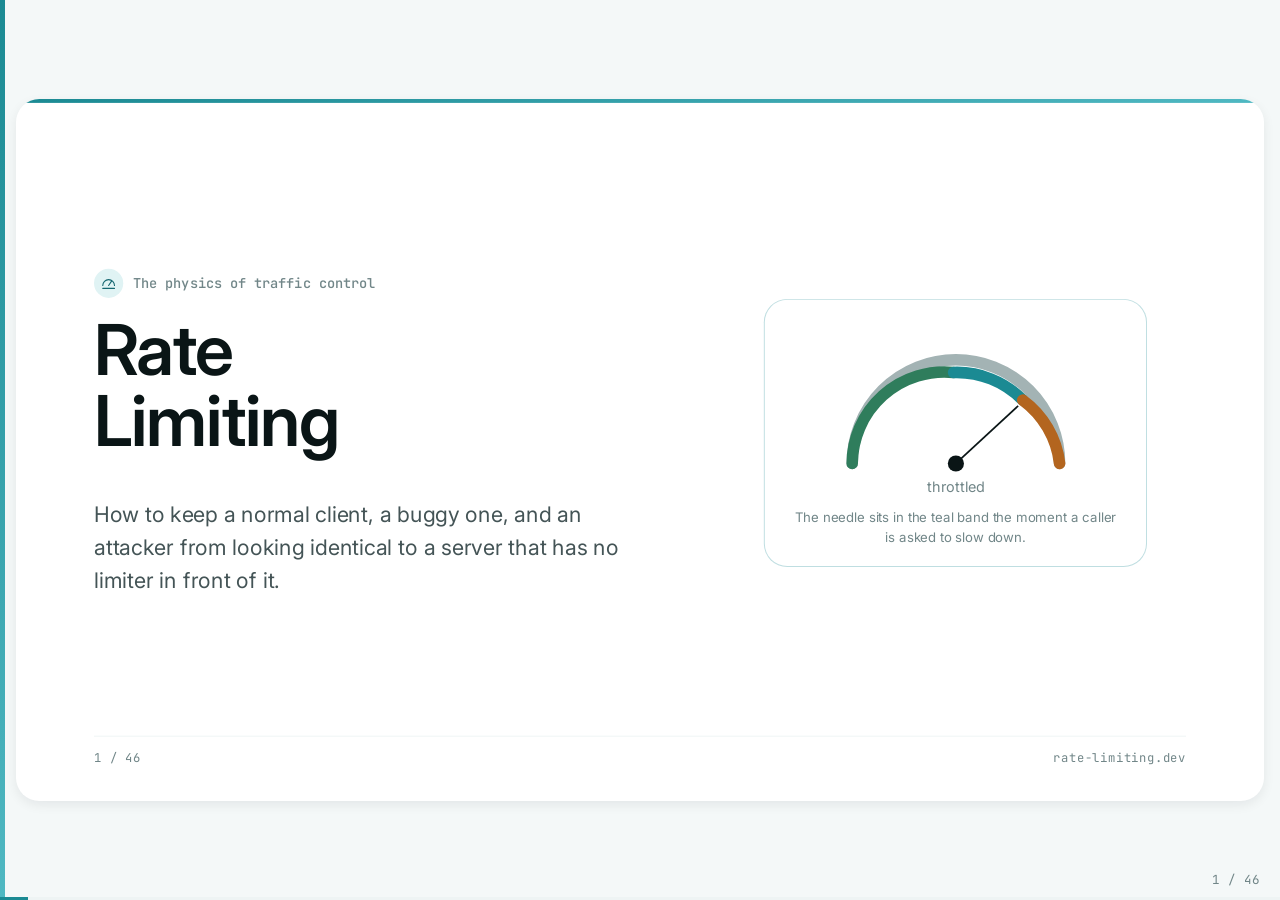
<file: index.html>
<!doctype html>
<html lang="en">
<head>
<meta charset="utf-8" />
<meta name="viewport" content="width=device-width, initial-scale=1" />
<title>Rate Limiting</title>
<meta name="description" content="A systems lecture on the five rate-limiting algorithms, where they live in an architecture, and why backoff needs jitter." />
<link rel="icon" href="data:image/svg+xml,%3Csvg xmlns='http://www.w3.org/2000/svg' viewBox='0 0 24 24'%3E%3Ccircle cx='12' cy='12' r='11' fill='%23081112'/%3E%3Cpath d='M12 6v6l4 2' stroke='%233fc7d4' stroke-width='2' fill='none' stroke-linecap='round'/%3E%3C/svg%3E" />
<link rel="preconnect" href="https://fonts.googleapis.com" />
<link rel="preconnect" href="https://fonts.gstatic.com" crossorigin />
<link href="https://fonts.googleapis.com/css2?family=Inter:wght@400;500;600;700&family=JetBrains+Mono:wght@400;500;600&display=swap" rel="stylesheet" />
<style>
/* Rate Limiting — a dark instrument panel with one signal color.
   Medium red is the single accent: section numerals, panel borders, the progress rail, the
   left edge strip. Semantic green stays text-only for "allow"; "reject" sits one step warmer
   than the brand red so a rejected-request chip never reads as just another brand mention.
   Tokens declared once on :root, redefined for dark under both the media query and the
   explicit toggle, per the three-theme-state rule. Accent is teal — a console-terminal color,
   not a brand color — with amber/orange held in reserve for "reject" only. */
:root {
  --paper: #f4f8f8;
  --ink: #0a1516;
  --body: #445456;
  --muted: #718688;
  --muted-soft: #a3b3b4;
  --hairline: #dbe6e7;
  --hairline-soft: #eef4f4;
  --surface: #ffffff;
  --surface-alt: #eaf3f3;
  --accent: #1b8a93;
  --accent-strong: #146670;
  --accent2: #4fb8c2;
  --accent-wash: #e0f3f4;
  --panel-border: rgba(27, 138, 147, 0.28);
  --reject: #b3651f;
  --reject-wash: #f8ece0;
  --allow: #2f7d5c;
  --shadow: 0 4px 12px rgba(10, 21, 22, 0.07);
  --r-sm: 8px;
  --r-md: 12px;
  --r-xl: 24px;
  --r-pill: 100px;
  --sans: 'Inter', -apple-system, system-ui, 'Segoe UI', Roboto, Helvetica, Arial, sans-serif;
  --mono: 'JetBrains Mono', ui-monospace, SFMono-Regular, Menlo, monospace;
  --head: 'Inter', var(--sans);
  --numeral: 'Inter', var(--head);
  color-scheme: light;
}

@media (prefers-color-scheme: dark) {
  :root:not([data-theme='light']) {
    --paper: #081112;
    --ink: #eef7f8;
    --body: #b9c8c9;
    --muted: #7f9294;
    --muted-soft: #4c5c5e;
    --hairline: #1e2c2d;
    --hairline-soft: #141f20;
    --surface: #0f1a1b;
    --surface-alt: #162324;
    --accent: #3fc7d4;
    --accent-strong: #83e2ea;
    --accent2: #1e8f99;
    --accent-wash: #0f2c30;
    --panel-border: rgba(63, 199, 212, 0.35);
    --reject: #e0a542;
    --reject-wash: #2c2211;
    --allow: #5fcf9e;
    --shadow: 0 8px 28px rgba(0, 0, 0, 0.55);
    color-scheme: dark;
  }
}
:root[data-theme='dark'] {
  --paper: #081112;
  --ink: #eef7f8;
  --body: #b9c8c9;
  --muted: #7f9294;
  --muted-soft: #4c5c5e;
  --hairline: #1e2c2d;
  --hairline-soft: #141f20;
  --surface: #0f1a1b;
  --surface-alt: #162324;
  --accent: #3fc7d4;
  --accent-strong: #83e2ea;
  --accent2: #1e8f99;
  --accent-wash: #0f2c30;
  --panel-border: rgba(63, 199, 212, 0.35);
  --reject: #e0a542;
  --reject-wash: #2c2211;
  --allow: #5fcf9e;
  --shadow: 0 8px 28px rgba(0, 0, 0, 0.55);
  color-scheme: dark;
}

html, body { height: 100%; }
body {
  margin: 0;
  background: var(--paper);
  color: var(--ink);
  font-family: var(--sans);
  overflow: hidden;
  -webkit-font-smoothing: antialiased;
}
.icons { position: absolute; width: 0; height: 0; overflow: hidden; }

/* ---------- stage ---------- */
.stage { position: fixed; inset: 0; }
.stage::before {
  content: ''; position: fixed; left: 0; top: 0; bottom: 0; width: 5px; z-index: 2;
  background: linear-gradient(180deg, var(--accent), var(--accent2));
}
.deck {
  position: absolute;
  left: 50%;
  top: 50%;
  width: 1280px;
  height: 720px;
  transform: translate(-50%, -50%) scale(var(--s, 1));
}
.slide {
  position: absolute;
  inset: 0;
  box-sizing: border-box;
  display: flex;
  flex-direction: column;
  gap: 26px;
  padding: 58px 80px 36px;
  background: var(--surface);
  border-radius: var(--r-xl);
  box-shadow: var(--shadow);
  overflow: hidden;
  opacity: 0;
  visibility: hidden;
  pointer-events: none;
  transform: translateY(10px) scale(0.99);
  transition: opacity 0.4s ease, transform 0.4s ease, visibility 0s linear 0.4s;
}
.slide::before {
  content: ''; position: absolute; top: 0; left: 0; right: 0; height: 4px;
  background: linear-gradient(90deg, var(--accent), var(--accent2));
}
.slide.active {
  opacity: 1; visibility: visible; pointer-events: auto; transform: none;
  transition: opacity 0.4s ease, transform 0.4s ease;
}
.notes { display: none; }

/* ---------- type ---------- */
.eyebrow {
  display: flex; align-items: center; gap: 10px;
  font-family: var(--mono); font-size: 14px; font-weight: 500;
  letter-spacing: 0.02em; color: var(--muted);
}
.eyebrow .ic {
  width: 30px; height: 30px; padding: 6px; box-sizing: border-box;
  color: var(--accent-strong); background: var(--accent-wash); border-radius: 50%; flex: none;
}
h1, h2 { margin: 0; color: var(--ink); text-wrap: balance; font-family: var(--head); }
h2 { font-size: 40px; font-weight: 600; letter-spacing: -0.6px; line-height: 1.15; max-width: 25ch; }
.display { font-family: var(--numeral); font-size: 72px; font-weight: 600; letter-spacing: -1.6px; line-height: 1.02; }
.lead { margin: 0; font-size: 22px; line-height: 1.55; color: var(--body); max-width: 40ch; }
.mono { font-family: var(--mono); }
.muted { color: var(--muted); }
.big { font-family: var(--numeral); font-size: 84px; font-weight: 600; letter-spacing: -1.8px; line-height: 1; font-variant-numeric: tabular-nums; color: var(--ink); }
.big-unit { font-family: var(--sans); font-size: 20px; font-weight: 500; color: var(--muted); letter-spacing: 0; }
b, strong { font-weight: 600; color: var(--ink); }
code { font-family: var(--mono); font-size: 0.86em; background: var(--surface-alt); padding: 1px 6px; border-radius: 6px; color: var(--ink); }

.chip {
  display: inline-flex; align-items: center; gap: 6px;
  font-family: var(--mono); font-size: 12.5px; font-weight: 500; line-height: 1;
  padding: 7px 12px; border-radius: var(--r-pill);
  border: 1px solid var(--hairline); background: var(--surface-alt); color: var(--body);
  white-space: nowrap;
}
.chip.hot { background: var(--accent-wash); border-color: var(--accent); color: var(--accent-strong); }
.chip.risk { background: var(--reject-wash); border-color: var(--reject); color: var(--reject); }
.chip.ok { background: var(--surface-alt); border-color: var(--allow); color: var(--allow); }
.chip.ink { background: var(--ink); border-color: var(--ink); color: var(--surface); }

/* ---------- layouts ---------- */
.body { flex: 1; min-height: 0; display: flex; flex-direction: column; gap: 22px; }
.split { flex: 1; min-height: 0; display: grid; grid-template-columns: 7fr 5fr; gap: 52px; align-items: center; }
.split.even { grid-template-columns: 1fr 1fr; }
.split.code-left { grid-template-columns: 7fr 5fr; }
.trio { display: grid; grid-template-columns: repeat(3, 1fr); gap: 22px; align-items: stretch; }
.two { display: grid; grid-template-columns: 1fr 1fr; gap: 44px; }
.stack { display: flex; flex-direction: column; gap: 16px; min-width: 0; }

.card {
  display: flex; flex-direction: column; gap: 12px;
  padding: 22px; border: 1px solid var(--panel-border); border-radius: var(--r-xl); background: var(--surface);
}
.card.lift { box-shadow: var(--shadow); background: var(--surface); }
.card .ic {
  width: 40px; height: 40px; padding: 9px; box-sizing: border-box;
  color: var(--accent-strong); background: var(--accent-wash); border-radius: 50%;
}
.card .k { font-family: var(--mono); font-size: 13px; font-weight: 500; color: var(--muted); text-transform: uppercase; letter-spacing: 0.03em; }
.card .t { font-size: 24px; font-weight: 600; letter-spacing: -0.3px; line-height: 1.2; font-family: var(--head); }
.card p { margin: 0; font-size: 16.5px; line-height: 1.5; color: var(--body); }
.card .code { margin-top: auto; font-size: 13.5px; padding: 12px 14px; }

.points { list-style: none; margin: 0; padding: 0; display: flex; flex-direction: column; }
.points li { padding: 13px 0; border-top: 1px solid var(--hairline-soft); font-size: 18px; line-height: 1.45; color: var(--body); }
.points li:first-child { border-top: 0; padding-top: 0; }
.points.tight li { font-size: 16.5px; padding: 10px 0; }
.points .chip { margin-right: 8px; vertical-align: 2px; }

.foot {
  margin-top: auto; display: flex; justify-content: space-between; align-items: center; gap: 24px;
  padding-top: 13px; border-top: 1px solid var(--hairline-soft);
  font-family: var(--mono); font-size: 12.5px; color: var(--muted);
}

/* ---------- code ---------- */
.code {
  margin: 0; font-family: var(--mono); font-size: 14.5px; line-height: 1.62; color: var(--ink);
  background: var(--surface-alt); border-radius: var(--r-md); padding: 18px 22px;
  white-space: pre; overflow-x: auto; tab-size: 2;
}
.code .c { color: var(--muted); }
.code .hl { background: var(--accent-wash); border-radius: 4px; padding: 1px 2px; }
.code-label { font-family: var(--mono); font-size: 12.5px; font-weight: 500; color: var(--muted); margin-bottom: -8px; }

/* ---------- tables ---------- */
.tbl { width: 100%; border-collapse: collapse; font-size: 16.5px; }
.tbl th { text-align: left; font-family: var(--mono); font-size: 12.5px; font-weight: 500; color: var(--muted); padding: 0 14px 10px; border-bottom: 1px solid var(--hairline); }
.tbl td { padding: 15px 14px; border-bottom: 1px solid var(--hairline-soft); vertical-align: top; line-height: 1.4; color: var(--body); }
.tbl td:first-child, .tbl th:first-child { padding-left: 0; }
.tbl td.name { color: var(--ink); font-weight: 600; }
.tbl td.name span { display: block; font-weight: 400; font-size: 12.5px; color: var(--muted); font-family: var(--mono); margin-top: 3px; }
.tbl .num { font-variant-numeric: tabular-nums; white-space: nowrap; }
.tbl .mono { font-size: 14px; }

/* ---------- meter frame for diagrams ---------- */
.meter {
  border: 1px solid var(--panel-border); border-radius: var(--r-md);
  background: var(--surface-alt); padding: 18px 20px 10px;
}
.chart { display: flex; flex-direction: column; gap: 12px; min-width: 0; }
.chart svg { display: block; width: 100%; height: auto; overflow: visible; }
figcaption, .caption { font-size: 14.5px; line-height: 1.5; color: var(--muted); }
figcaption a, .diagram-caption a { color: var(--accent2); font-family: var(--mono); font-size: 13px; white-space: nowrap; }

/* ---------- embedded archify diagrams ---------- */
.diagram-embed {
  flex: 1; min-height: 0; border: 1px solid var(--panel-border); border-radius: var(--r-md);
  overflow: hidden; background: var(--surface-alt);
}
.diagram-embed iframe { width: 100%; height: 100%; border: 0; display: block; }
.diagram-caption {
  display: flex; justify-content: space-between; align-items: baseline; gap: 16px;
  margin-top: 10px; font-size: 14px; color: var(--muted);
}
.diagram-caption a { font-family: var(--mono); font-size: 13px; color: var(--accent2); white-space: nowrap; }
.legend { display: flex; flex-wrap: wrap; gap: 18px; font-family: var(--mono); font-size: 13px; color: var(--muted); }
.legend i { display: inline-block; vertical-align: middle; margin-right: 6px; }
.lg-dot { width: 10px; height: 10px; border-radius: 50%; background: var(--accent); }
.lg-dot.ink { background: var(--ink); }
.lg-dot.old { background: var(--muted-soft); }
.lg-bar { width: 22px; height: 8px; border-radius: 4px; background: var(--surface); box-shadow: inset 0 0 0 1px var(--hairline); }

svg text { font-family: var(--sans); }
.sv-grid { stroke: var(--hairline); }
.sv-axis { stroke: var(--muted-soft); }
.sv-tick { fill: var(--muted); font-family: var(--mono); font-size: 12.5px; font-variant-numeric: tabular-nums; }
.sv-lbl { fill: var(--ink); font-size: 14px; font-weight: 500; }
.sv-lbl-sm { fill: var(--muted); font-size: 12.5px; }
.sv-hot { fill: var(--accent-strong); font-family: var(--mono); font-size: 13px; font-weight: 600; }
.sv-mark { fill: var(--accent); }
.sv-ink { fill: var(--ink); }
.sv-old { fill: var(--muted-soft); }
.sv-wait { fill: var(--surface); stroke: var(--hairline); }
.sv-band { fill: var(--surface); }
.sv-band-hot { fill: var(--accent-wash); }
.sv-limit { stroke: var(--reject); stroke-width: 1.5; stroke-dasharray: 6 5; }
.sv-box { fill: var(--surface); stroke: var(--hairline); }
.sv-box-hot { fill: var(--accent-wash); stroke: var(--accent); }
.sv-dash { fill: none; stroke: var(--muted-soft); stroke-dasharray: 6 5; }
.sv-line { stroke: var(--ink); stroke-width: 1.5; fill: none; }
.sv-line-soft { stroke: var(--muted-soft); stroke-width: 1.5; fill: none; }
.sv-bar { fill: var(--accent); transition: y 0.45s ease, height 0.45s ease; }
.sv-bar-ink { fill: var(--ink); }
.sv-strike { stroke: var(--reject); stroke-width: 1.5; }

/* ---------- controls ---------- */
.seg { display: inline-flex; gap: 4px; padding: 4px; border: 1px solid var(--hairline); border-radius: 10px; background: var(--surface-alt); align-self: flex-start; }
.seg button {
  font: 500 14.5px var(--mono); color: var(--muted); background: transparent;
  border: 0; border-radius: 7px; padding: 9px 15px; cursor: pointer;
}
.seg button:hover { color: var(--ink); }
.seg button[aria-pressed="true"] { background: var(--ink); color: var(--surface); }
button:focus-visible, input:focus-visible { outline: 2px solid var(--accent-strong); outline-offset: 2px; }
.readout { font-size: 16.5px; color: var(--body); font-variant-numeric: tabular-nums; }
.readout b { font-size: 21px; font-family: var(--numeral); font-weight: 400; }

.sliders { display: flex; flex-direction: column; gap: 18px; }
.sliders label { display: grid; grid-template-columns: 1fr auto; gap: 8px 16px; font-size: 15.5px; color: var(--body); }
.sliders output { font-family: var(--mono); font-weight: 600; color: var(--ink); font-variant-numeric: tabular-nums; }
.sliders input { grid-column: 1 / -1; width: 100%; accent-color: var(--accent-strong); margin: 0; }
.formula { font-family: var(--mono); font-size: 18px; line-height: 1.5; color: var(--body); padding: 16px 20px; background: var(--surface-alt); border-radius: var(--r-md); font-variant-numeric: tabular-nums; }
.formula b { color: var(--ink); }
.verdict { display: flex; align-items: baseline; gap: 16px; }

/* ---------- section dividers ---------- */
.divider { justify-content: center; gap: 28px; }
.divider-num {
  font-family: var(--numeral); font-size: 190px; font-weight: 700; line-height: 1;
  letter-spacing: -4px; color: transparent; -webkit-text-stroke: 2px var(--accent);
  align-self: flex-start;
}
.section-tag {
  display: flex; align-items: center; gap: 12px;
  font-family: var(--mono); font-size: 14px; font-weight: 500; letter-spacing: 0.06em; color: var(--accent2);
}
.section-tag i { display: block; width: 28px; height: 2px; background: linear-gradient(90deg, var(--accent), var(--accent2)); }
.divider h2 { font-size: 56px; max-width: 16ch; }
.divider .lead { font-size: 23px; max-width: 44ch; }

/* ---------- cover ---------- */
.cover-grid { flex: 1; display: grid; grid-template-columns: 1.25fr 1fr; gap: 56px; align-items: center; }
.cover-grid .lead { margin-top: 26px; }
.gauge-card {
  display: flex; flex-direction: column; align-items: center; gap: 10px;
  padding: 26px 24px 20px; border-radius: var(--r-xl); border: 1px solid var(--panel-border); background: var(--surface);
}
.gauge-card figcaption { text-align: center; font-size: 13.5px; }

/* ---------- step reveal ---------- */
[data-step] { opacity: 0; transform: translateY(8px); transition: opacity 0.35s ease, transform 0.35s ease; }
svg [data-step] { transform: none; }
[data-step].shown { opacity: 1; transform: none; }

/* ---------- entrance stagger: a slide's own top-level children cascade in ---------- */
.slide > *:not(.notes):not(.foot) {
  opacity: 0; transform: translateY(16px);
  transition: opacity 0.5s ease, transform 0.5s ease;
}
.slide.active > *:not(.notes):not(.foot) { opacity: 1; transform: none; }
body.overview .slide > *:not(.notes):not(.foot) { opacity: 1; transform: none; transition: none; }

/* ---------- hud ---------- */
.progress { position: fixed; left: 0; right: 0; bottom: 0; height: 3px; background: var(--hairline-soft); }
.progress i { display: block; height: 100%; width: 0; background: var(--accent); transition: width 0.3s ease; }
.pager { position: fixed; right: 20px; bottom: 12px; font-family: var(--mono); font-size: 12.5px; color: var(--muted); font-variant-numeric: tabular-nums; }
.notes-panel {
  position: fixed; left: 50%; bottom: 28px; transform: translateX(-50%);
  width: min(760px, calc(100vw - 48px)); max-height: 40vh; overflow: auto; box-sizing: border-box;
  padding: 18px 24px; background: var(--surface); border-radius: var(--r-md); box-shadow: var(--shadow);
  font-size: 15.5px; line-height: 1.6; color: var(--body);
}
.notes-panel h3 { margin: 0 0 6px; font-family: var(--mono); font-size: 12.5px; font-weight: 500; color: var(--muted); }
.notes-panel p { margin: 0 0 8px; }

/* ---------- overview (O) ---------- */
body.overview { overflow: auto; }
body.overview .stage { position: static; }
body.overview .deck {
  position: static; transform: none; width: auto; height: auto;
  display: grid; grid-template-columns: repeat(auto-fill, 256px); gap: 20px; justify-content: center; padding: 32px;
}
body.overview .slide {
  position: relative; display: flex; zoom: 0.2; cursor: pointer;
  opacity: 1; visibility: visible; pointer-events: auto; transform: none; transition: none;
}
body.overview .slide.active { outline: 14px solid var(--accent); }
body.overview [data-step] { opacity: 1; transform: none; }
body.overview .progress, body.overview .pager { display: none; }

@media (prefers-reduced-motion: reduce) {
  [data-step], .sv-bar, .progress i { transition: none; }
}

@media print {
  @page { size: 1280px 720px; margin: 0; }
  body { background: #fff; overflow: visible; }
  .stage { position: static; }
  .deck { position: static; transform: none; width: 1280px; height: auto; }
  .slide {
    display: flex; position: relative; width: 1280px; height: 720px; border-radius: 0; box-shadow: none;
    opacity: 1; visibility: visible; transform: none; break-after: page;
  }
  [data-step] { opacity: 1; transform: none; }
  .slide > *:not(.notes):not(.foot) { opacity: 1; transform: none; transition: none; }
  .progress, .pager, .notes-panel { display: none; }
}
</style>
</head>
<body>


<svg class="icons" aria-hidden="true">
  <symbol id="ic-gate" viewBox="0 0 24 24" fill="none" stroke="currentColor" stroke-width="1.5" stroke-linecap="round" stroke-linejoin="round">
    <path d="M3 20V6l9-3 9 3v14" /><path d="M3 20h18" /><path d="M9 20v-7h6v7" /></symbol>
  <symbol id="ic-bucket" viewBox="0 0 24 24" fill="none" stroke="currentColor" stroke-width="1.5" stroke-linecap="round" stroke-linejoin="round">
    <path d="M5 8h14l-1.4 11.2a2 2 0 0 1-2 1.8H8.4a2 2 0 0 1-2-1.8L5 8Z" /><path d="M3.5 8h17" /><path d="M9 8V6a3 3 0 0 1 6 0v2" /></symbol>
  <symbol id="ic-pipe" viewBox="0 0 24 24" fill="none" stroke="currentColor" stroke-width="1.5" stroke-linecap="round" stroke-linejoin="round">
    <path d="M2 9h13a4 4 0 0 1 4 4v7" /><circle cx="19" cy="20" r="1.4" fill="currentColor" stroke="none" /><path d="M2 9v6" /></symbol>
  <symbol id="ic-window" viewBox="0 0 24 24" fill="none" stroke="currentColor" stroke-width="1.5" stroke-linecap="round" stroke-linejoin="round">
    <rect x="3" y="4" width="18" height="16" rx="1.5" /><path d="M12 4v16" /><path d="M3 12h18" /></symbol>
  <symbol id="ic-log" viewBox="0 0 24 24" fill="none" stroke="currentColor" stroke-width="1.5" stroke-linecap="round" stroke-linejoin="round">
    <path d="M5 3h11l3 3v15H5z" /><path d="M16 3v3h3" /><path d="M8 11h8M8 14h8M8 17h5" /></symbol>
  <symbol id="ic-gauge" viewBox="0 0 24 24" fill="none" stroke="currentColor" stroke-width="1.5" stroke-linecap="round" stroke-linejoin="round">
    <path d="M4 15a8 8 0 1 1 16 0" /><path d="M12 15 16 9" /><path d="M4 19h16" /></symbol>
  <symbol id="ic-clock" viewBox="0 0 24 24" fill="none" stroke="currentColor" stroke-width="1.5" stroke-linecap="round" stroke-linejoin="round">
    <circle cx="12" cy="12" r="9" /><path d="M12 7v5l4 2" /></symbol>
  <symbol id="ic-key" viewBox="0 0 24 24" fill="none" stroke="currentColor" stroke-width="1.5" stroke-linecap="round" stroke-linejoin="round">
    <circle cx="8" cy="15" r="4" /><path d="M11 12 20 3" /><path d="M16 7l3 3" /><path d="M13 10l2.5 2.5" /></symbol>
  <symbol id="ic-lock" viewBox="0 0 24 24" fill="none" stroke="currentColor" stroke-width="1.5" stroke-linecap="round" stroke-linejoin="round">
    <rect x="4" y="10" width="16" height="10" rx="1.5" /><path d="M8 10V7a4 4 0 0 1 8 0v3" /></symbol>
  <symbol id="ic-valve" viewBox="0 0 24 24" fill="none" stroke="currentColor" stroke-width="1.5" stroke-linecap="round" stroke-linejoin="round">
    <path d="M2 12h5M17 12h5" /><path d="M7 12l3-4v8l-3-4Z" /><path d="M10 12h4" /><circle cx="16" cy="12" r="2" /></symbol>
  <symbol id="ic-die" viewBox="0 0 24 24" fill="none" stroke="currentColor" stroke-width="1.5" stroke-linecap="round" stroke-linejoin="round">
    <rect x="4" y="4" width="16" height="16" rx="3" /><circle cx="9" cy="9" r="1" fill="currentColor" stroke="none" />
    <circle cx="15" cy="9" r="1" fill="currentColor" stroke="none" /><circle cx="12" cy="12" r="1" fill="currentColor" stroke="none" />
    <circle cx="9" cy="15" r="1" fill="currentColor" stroke="none" /><circle cx="15" cy="15" r="1" fill="currentColor" stroke="none" /></symbol>
  <symbol id="ic-list" viewBox="0 0 24 24" fill="none" stroke="currentColor" stroke-width="1.5" stroke-linecap="round" stroke-linejoin="round">
    <path d="M9 6h11M9 12h11M9 18h11" /><circle cx="4.5" cy="6" r="1.3" fill="currentColor" stroke="none" />
    <circle cx="4.5" cy="12" r="1.3" fill="currentColor" stroke="none" /><circle cx="4.5" cy="18" r="1.3" fill="currentColor" stroke="none" /></symbol>
  <symbol id="ic-server" viewBox="0 0 24 24" fill="none" stroke="currentColor" stroke-width="1.5" stroke-linecap="round" stroke-linejoin="round">
    <rect x="4" y="4" width="16" height="6" rx="1.5" /><rect x="4" y="14" width="16" height="6" rx="1.5" />
    <circle cx="7.2" cy="7" r="0.9" fill="currentColor" stroke="none" /><circle cx="7.2" cy="17" r="0.9" fill="currentColor" stroke="none" /></symbol>
  <symbol id="ic-scale" viewBox="0 0 24 24" fill="none" stroke="currentColor" stroke-width="1.5" stroke-linecap="round" stroke-linejoin="round">
    <path d="M12 3v17" /><path d="M12 20h5M12 20H7" /><path d="M5 7h14" />
    <path d="M5 7 2 13a3 3 0 0 0 6 0Z" /><path d="M19 7l-3 6a3 3 0 0 0 6 0Z" /></symbol>
  <symbol id="ic-shield" viewBox="0 0 24 24" fill="none" stroke="currentColor" stroke-width="1.5" stroke-linecap="round" stroke-linejoin="round">
    <path d="M12 3.2 19 6v6c0 5-3.2 7.8-7 8.8-3.8-1-7-3.8-7-8.8V6Z" /></symbol>
  <symbol id="ic-question" viewBox="0 0 24 24" fill="none" stroke="currentColor" stroke-width="1.5" stroke-linecap="round" stroke-linejoin="round">
    <circle cx="12" cy="12" r="9" /><path d="M9.3 9.2a2.7 2.7 0 0 1 5.2.9c0 1.6-1.1 2.1-2.1 3-.6.5-.9 1-.9 1.8" />
    <circle cx="12" cy="17.2" r="0.6" fill="currentColor" stroke="none" /></symbol>
  <symbol id="ic-search" viewBox="0 0 24 24" fill="none" stroke="currentColor" stroke-width="1.5" stroke-linecap="round" stroke-linejoin="round">
    <circle cx="10.5" cy="10.5" r="6.5" /><path d="M15.5 15.5 21 21" /></symbol>
</svg>

<div class="stage">
  <div class="deck" id="deck">

    <!-- 0 — cover -->
    <section class="slide" data-section="cover">
      <div class="cover-grid">
        <div class="stack">
          <div class="eyebrow"><svg class="ic"><use href="#ic-gauge"/></svg>The physics of traffic control</div>
          <h1 class="display">Rate<br />Limiting</h1>
          <p class="lead">How to keep a normal client, a buggy one, and an attacker from looking identical to a server that has no limiter in front of it.</p>
        </div>
        <figure class="gauge-card">
          <svg viewBox="0 0 220 150" style="width:100%;max-width:260px;">
            <path d="M20 120 A80 80 0 0 1 200 120" fill="none" class="sv-axis" stroke-width="10" stroke-linecap="round"/>
            <path d="M20 120 A80 80 0 0 1 108 41" fill="none" stroke="var(--allow)" stroke-width="10" stroke-linecap="round"/>
            <path d="M108 41 A80 80 0 0 1 168 65" fill="none" stroke="var(--accent)" stroke-width="10" stroke-linecap="round"/>
            <path d="M168 65 A80 80 0 0 1 200 120" fill="none" stroke="var(--reject)" stroke-width="10" stroke-linecap="round"/>
            <line x1="110" y1="120" x2="164" y2="70" class="sv-line" stroke-width="3"/>
            <circle cx="110" cy="120" r="7" class="sv-ink"/>
            <text x="110" y="145" text-anchor="middle" class="sv-lbl-sm">throttled</text>
          </svg>
          <figcaption>The needle sits in the teal band the moment a caller is asked to slow down.</figcaption>
        </figure>
      </div>
      <div class="notes"><p>Adapted from spartan-nhanta/vntech-rate-limit's internal talk outline. Seven sections: introduction, implementation layers, distributed state, algorithms, system design, a hands-on demo, and checkpoint questions.</p></div>
      <div class="foot"><span>1 / 46</span><span>rate-limiting.dev</span></div>
    </section>

    <!-- ============ SECTION 1 — INTRODUCTION ============ -->
    <section class="slide divider" data-section="divider-01">
      <div class="divider-num">01</div>
      <div class="section-tag"><i></i>SECTION 1</div>
      <h2>Introduction</h2>
      <p class="lead">What rate limiting is, the two concepts people conflate with it, and how a client is told to back off.</p>
      <div class="notes"><p>Set up the vocabulary before any mechanism — this is the section that keeps "throttling" and "rate limiting" from being used as synonyms for the rest of the deck.</p></div>
      <div class="foot"><span>2 / 46</span><span>act i · introduction</span></div>
    </section>

    <section class="slide" data-section="three-concepts">
      <div class="eyebrow"><svg class="ic"><use href="#ic-gauge"/></svg>Three concepts, one confusion</div>
      <h2>Rate limiting, throttling, and load shedding aren't the same thing</h2>
      <div class="body meter" style="justify-content:center;">
        <table class="tbl">
          <thead><tr><th>Concept</th><th>Behavior once past the threshold</th><th>Where it actually lives</th></tr></thead>
          <tbody>
            <tr><td class="name">Rate limiting</td><td>Reject immediately — <code>429</code></td><td>HTTP API servers</td></tr>
            <tr><td class="name">Throttling</td><td>Delay — hold the item, process it later</td><td>Async workers, queue consumers</td></tr>
            <tr><td class="name">Load shedding</td><td>Reject selectively when the whole system is overloaded</td><td>Circuit breakers, infrastructure</td></tr>
          </tbody>
        </table>
      </div>
      <ul class="points tight" data-step="1">
        <li>AWS, Stripe, and GitHub all call their <code>429</code> behavior "rate limiting" even though, strictly, it's a reject — not a delay. In plain HTTP APIs the two words get used interchangeably.</li>
        <li><b>Real throttling</b> shows up in async systems: a worker pulling off a Kafka topic paces itself against a shared limiter before pushing to a downstream SMS gateway — it <i>sleeps</i>, it doesn't reject, and there's no HTTP client waiting on the other end.</li>
      </ul>
      <div class="notes"><p>Get this distinction settled early — every later slide about client behavior (backoff, retry, circuit gates) depends on knowing whether the caller is being rejected or merely delayed.</p></div>
      <div class="foot"><span>3 / 46</span><span>rate limiting vs. throttling vs. load shedding</span></div>
    </section>

    <section class="slide" data-section="status-codes">
      <div class="eyebrow"><svg class="ic"><use href="#ic-log"/></svg>The vocabulary in HTTP</div>
      <h2>Three status codes that get confused</h2>
      <div class="split code-left">
        <pre class="code"><span class="hl">429</span> Too Many Requests   <span class="c">// rate limit — client sent too much</span>
<span class="hl">503</span> Service Unavailable <span class="c">// load shedding — server is overloaded</span>
<span class="hl">403</span> Forbidden           <span class="c">// authorization — NOT rate limiting</span>

Retry-After: 30                <span class="c">// seconds to wait</span>
X-RateLimit-Limit: 100         <span class="c">// the configured limit</span>
X-RateLimit-Remaining: 0       <span class="c">// how much is left</span>
X-RateLimit-Reset: 1704067320  <span class="c">// epoch time of the next reset</span></pre>
        <ul class="points tight">
          <li><b>429</b> is the caller's fault — they can fix it by slowing down.</li>
          <li><b>503</b> is the server's problem — retrying won't necessarily help until it recovers.</li>
          <li><b>403</b> means "no," permanently, regardless of rate — retrying is never the fix.</li>
        </ul>
      </div>
      <div class="notes"><p>A surprising number of production incidents come from a client retrying a 403 as if it were a 429 — reading the code, not just the fact that something failed, matters.</p></div>
      <div class="foot"><span>4 / 46</span><span>status codes &amp; headers</span></div>
    </section>

    <!-- ============ SECTION 2 — IMPLEMENTATION LAYERS ============ -->
    <section class="slide divider" data-section="divider-02">
      <div class="divider-num">02</div>
      <div class="section-tag"><i></i>SECTION 2</div>
      <h2>Implementation layers</h2>
      <p class="lead">Rate limiting isn't one place — it belongs at several layers at once, each stopping a different class of problem.</p>
      <div class="notes"><p>Client-side (don't send the waste), infrastructure (stop it before application code), application (the only layer with business context).</p></div>
      <div class="foot"><span>5 / 46</span><span>act ii · implementation layers</span></div>
    </section>

    <section class="slide" data-section="topology">
      <div class="eyebrow"><svg class="ic"><use href="#ic-gate"/></svg>Three layers, one request</div>
      <h2>Client, infrastructure, application — each catches something different</h2>
      <div class="body" style="min-height:0;">
        <div class="diagram-embed">
          <iframe src="diagrams/request-topology.html" loading="lazy" title="Interactive: two directions through a rate limiter"></iframe>
        </div>
        <div class="diagram-caption">
          <span>Pan, zoom, and trace the path — this is a live diagram, not a screenshot.</span>
          <a href="diagrams/request-topology.html" target="_blank" rel="noopener">Open full screen ↗</a>
        </div>
      </div>
      <div class="notes"><p>A dedicated gateway (Kong, Envoy, an API-manager tier) is the tidiest place to enforce inbound limits, but plenty of real systems skip it and enforce entirely in application code instead.</p></div>
      <div class="foot"><span>6 / 46</span><span>architecture</span></div>
    </section>

    <section class="slide" data-section="client-side">
      <div class="eyebrow"><svg class="ic"><use href="#ic-clock"/></svg>2.1 · Client-side</div>
      <h2>Don't send the wasted request in the first place</h2>
      <div class="trio">
        <div class="card lift">
          <svg class="ic"><use href="#ic-clock"/></svg>
          <div class="k">Debounce</div>
          <div class="t">Collapse rapid-fire input</div>
          <pre class="code">// typing "rate" fires 4 keystrokes
const search = debounce(q =&gt;
  api.search(q), 300)
// only the last one, after 300ms
// of silence, calls the API</pre>
        </div>
        <div class="card lift">
          <svg class="ic"><use href="#ic-log"/></svg>
          <div class="k">Batching</div>
          <div class="t">Flush on an interval, not per event</div>
          <pre class="code">const queue = []
setInterval(() =&gt; {
  if (queue.length) {
    api.batchTrack(queue) // 1 call
    queue.length = 0      // not N
  }
}, 2000)</pre>
        </div>
        <div class="card lift">
          <svg class="ic"><use href="#ic-die"/></svg>
          <div class="k">Backoff + full jitter</div>
          <div class="t">On a 429, don't retry on the beat</div>
          <pre class="code">const wait = Math.random() *
  Math.min(cap, base * 2 ** i)
await sleep(wait)
// next 3 slides: why</pre>
        </div>
      </div>
      <div class="notes"><p>None of these three protect the server directly — they exist so the client never sends the request that would have needed protecting against in the first place.</p></div>
      <div class="foot"><span>7 / 46</span><span>client-side · debounce, batch, backoff</span></div>
    </section>

    <section class="slide" data-section="herd">
      <div class="eyebrow"><svg class="ic"><use href="#ic-die"/></svg>Why jitter matters</div>
      <h2>1,000 clients, no jitter, waking in unison</h2>
      <div class="body">
        <div class="seg" id="herd-seg" role="group" aria-label="Backoff mode">
          <button data-mode="none" aria-pressed="true">No jitter</button>
          <button data-mode="equal">Equal jitter</button>
          <button data-mode="full">Full jitter</button>
        </div>
        <div class="chart meter">
          <svg id="herd"></svg>
          <figcaption>A downstream API drops for two minutes; 1,000 queued jobs fail together and retry on <code>30s → 90s → 210s</code>. Each bin is 5 seconds.</figcaption>
        </div>
        <p class="readout" id="herd-readout"></p>
      </div>
      <div class="notes"><p>Exponential backoff only spaces the retries further apart over time — it never makes concurrent clients diverge from each other. Jitter is the only ingredient that does that. Full jitter produces the lowest total load; equal jitter guarantees at least half the base delay.</p></div>
      <div class="foot"><span>8 / 46</span><span>jitter · simulated, per AWS's "Exponential Backoff and Jitter"</span></div>
    </section>

    <section class="slide" data-section="jitter-formulas">
      <div class="eyebrow"><svg class="ic"><use href="#ic-die"/></svg>Three jitter formulas</div>
      <h2>Equal jitter is the common middle ground</h2>
      <div class="split even">
        <table class="tbl">
          <thead><tr><th>Style</th><th>Wait time</th></tr></thead>
          <tbody>
            <tr><td class="name">Full jitter</td><td class="mono">random(0, min(cap, base·2ⁿ))</td></tr>
            <tr><td class="name">Equal jitter</td><td class="mono">t/2 + random(0, t/2)</td></tr>
            <tr><td class="name">Decorrelated</td><td class="mono">min(cap, random(base, prev·3))</td></tr>
          </tbody>
        </table>
        <div class="stack">
          <pre class="code">base = min(previousDelay * multiplier, maxDelay)
<span class="hl">return random(base / 2, base + 1)</span></pre>
          <p class="lead" style="font-size:16.5px;" data-step="1"><b>One catch:</b> if the next attempt's base is computed from the previous <em>jittered</em> delay rather than the original, each retry only grows by roughly <b>1.5×</b> on average, not the intended 2×.</p>
        </div>
      </div>
      <div class="notes"><p>Full jitter produces the lowest aggregate load, per AWS's own writeup. Decorrelated jitter is attractive because it needs no retry counter at all — only the previous wait.</p></div>
      <div class="foot"><span>9 / 46</span><span>jitter formulas</span></div>
    </section>

    <section class="slide" data-section="retry-after">
      <div class="eyebrow"><svg class="ic"><use href="#ic-die"/></svg>Retry-After still needs jitter</div>
      <h2>"Wait 60 seconds" — and everyone wakes at second 60</h2>
      <div class="body">
        <div class="seg" id="ra-seg" role="group" aria-label="With or without jitter">
          <button data-mode="exact" aria-pressed="true">Retry-After, exact</button>
          <button data-mode="jitter">+ random(0, 20%)</button>
        </div>
        <div class="chart meter">
          <svg id="ra"></svg>
          <figcaption>400 jobs are rejected at once, every one of them handed the same <code>Retry-After: 60</code>.</figcaption>
        </div>
        <p class="readout" id="ra-readout"></p>
      </div>
      <div class="notes"><p>The header tells every caller the same number, so obeying it literally recreates the herd it was meant to prevent. Adding a small jitter on top — retryAfter + random(0, 20%) — is the cheapest fix.</p></div>
      <div class="foot"><span>10 / 46</span><span>Retry-After · jitter</span></div>
    </section>

    <section class="slide" data-section="nginx-eventloop">
      <div class="eyebrow"><svg class="ic"><use href="#ic-server"/></svg>2.2 · Infrastructure</div>
      <h2>One thread, ten thousand connections</h2>
      <div class="split">
        <div class="stack">
          <p class="lead" style="font-size:19px;">Nginx isn't just a web server — it's a <b>reverse proxy</b> standing in front of the whole system, and this is the layer that stops a request before it ever reaches application code.</p>
          <p style="color:var(--body); font-size:16.5px; line-height:1.55;">Most traditional web servers use <b>thread-per-connection</b>: 10,000 connections means 10,000 threads — expensive in memory, slow to context-switch.</p>
        </div>
        <div class="card lift">
          <svg class="ic"><use href="#ic-server"/></svg>
          <div class="k">Event-driven, non-blocking I/O</div>
          <div class="t">One worker, thousands of connections</div>
          <p>A single event loop thread reacts to <code>data ready</code>, <code>response ready</code>, <code>new connection</code>, <code>timeout</code> — while waiting on network I/O, the worker does other work instead of blocking on it. The same idea as Node.js's event loop, in C, and faster.</p>
        </div>
      </div>
      <div class="notes"><p>This is why Nginx can front 10K concurrent connections on a single core — it isn't magic, it's just never blocking a thread on I/O it could be doing something else during.</p></div>
      <div class="foot"><span>11 / 46</span><span>nginx · event loop</span></div>
    </section>

    <section class="slide" data-section="nginx-config">
      <div class="eyebrow"><svg class="ic"><use href="#ic-pipe"/></svg>2.2 · Infrastructure</div>
      <h2>Nginx enforces rate limits as a leaky bucket</h2>
      <div class="split code-left">
        <pre class="code"><span class="c"># declare a zone: by IP, 10MB, 10 req/s</span>
limit_req_zone $binary_remote_addr
  zone=api:10m rate=10r/s;

server {
  location /api/ {
    <span class="hl">limit_req zone=api burst=20 nodelay;</span>
    <span class="c"># burst=20 : queue up to 20 requests over rate
# nodelay  : reject past that, no delay</span>
    proxy_pass http://backend;
  }
}</pre>
        <ul class="points tight">
          <li><code>burst</code> <b>is</b> the leaky bucket's queue size — this directive is a leaky bucket by another name.</li>
          <li><span class="chip">load balancing</span> round robin (default), <code>least_conn</code>, <code>ip_hash</code> (sticky sessions), or <code>weight=N</code> sit right alongside it in the same upstream block.</li>
          <li><span class="chip">Kong / Envoy</span> centralize the same idea as a plugin/config shared across every gateway node — no per-service code to write.</li>
        </ul>
      </div>
      <div class="notes"><p>Infrastructure-layer limiting is coarse — it only knows the IP, never the user or their subscription tier. That gap is exactly what the application layer fills next.</p></div>
      <div class="foot"><span>12 / 46</span><span>nginx · config &amp; load balancing</span></div>
    </section>

    <section class="slide" data-section="app-middleware">
      <div class="eyebrow"><svg class="ic"><use href="#ic-key"/></svg>2.3 · Application / middleware</div>
      <h2>Where business context lives that infrastructure can't see</h2>
      <div class="split code-left">
        <pre class="code">val tier = userService.getTier(userId)
<span class="c">// free / pro / enterprise</span>

val limit = when (tier) {
  "enterprise" -&gt; 10_000
  "pro"        -&gt; 1_000
  else         -&gt; <span class="hl">100</span>      <span class="c">// free</span>
}

val result = rateLimiter.check(
  key = "$userId:$endpoint", limit = limit)</pre>
        <ul class="points tight">
          <li><b>Tier-based limits</b> — a VIP or paying customer gets a materially higher budget than a free account.</li>
          <li><b>Per-endpoint limits</b> — a slow <code>/export</code> gets its own, tighter budget than a cheap read.</li>
          <li><b>Per-API-key, not per-IP</b> — many users legitimately share one office IP; a key identifies the actual caller.</li>
        </ul>
      </div>
      <div class="notes"><p>Infrastructure rate limiting is thick and coarse; application-layer limiting is where product decisions — who gets more, what costs more — actually get enforced.</p></div>
      <div class="foot"><span>13 / 46</span><span>application layer · business logic</span></div>
    </section>

    <!-- ============ SECTION 3 — DISTRIBUTED STATE ============ -->
    <section class="slide divider" data-section="divider-03">
      <div class="divider-num">03</div>
      <div class="section-tag"><i></i>SECTION 3</div>
      <h2>Distributed state</h2>
      <p class="lead">Why Redis, why Lua — the foundation every algorithm in the next section is built on.</p>
      <div class="notes"><p>The multi-pod counter problem, the race it creates, the atomic fix, Redis Cluster's hash-tag requirement, and where precision trades off against performance.</p></div>
      <div class="foot"><span>14 / 46</span><span>act iii · distributed state</span></div>
    </section>

    <section class="slide" data-section="multi-pod">
      <div class="eyebrow"><svg class="ic"><use href="#ic-server"/></svg>3.1 · The problem</div>
      <h2>Every pod counting on its own adds up to nothing</h2>
      <div class="body meter" style="justify-content:center;">
        <svg viewBox="0 0 900 220" style="width:100%;height:auto;overflow:visible;">
          <rect x="20" y="90" width="120" height="50" rx="10" class="sv-box"/><text x="80" y="120" text-anchor="middle" class="sv-lbl">Request</text>
          <path d="M140 115 H198" class="sv-line" marker-end="url(#arrow-mp)"/>
          <rect x="200" y="90" width="150" height="50" rx="10" class="sv-box-hot"/><text x="275" y="120" text-anchor="middle" class="sv-lbl">Load Balancer</text>
          <path d="M350 115 L420 55" class="sv-line" marker-end="url(#arrow-mp)"/>
          <path d="M350 115 H420" class="sv-line" marker-end="url(#arrow-mp)"/>
          <path d="M350 115 L420 191" class="sv-line" marker-end="url(#arrow-mp)"/>
          <rect x="420" y="30" width="150" height="50" rx="10" class="sv-box"/><text x="495" y="55" text-anchor="middle" class="sv-lbl">Pod 1</text><text x="495" y="71" text-anchor="middle" class="sv-hot">counter = 47</text>
          <rect x="420" y="98" width="150" height="50" rx="10" class="sv-box"/><text x="495" y="123" text-anchor="middle" class="sv-lbl">Pod 2</text><text x="495" y="139" text-anchor="middle" class="sv-hot">counter = 12</text>
          <rect x="420" y="166" width="150" height="50" rx="10" class="sv-box"/><text x="495" y="191" text-anchor="middle" class="sv-lbl">Pod 3</text><text x="495" y="207" text-anchor="middle" class="sv-hot">counter = 38</text>
          <text x="700" y="55" class="sv-lbl">each pod thinks</text>
          <text x="700" y="71" class="sv-lbl-sm">it's under the limit</text>
          <text x="700" y="145" class="sv-lbl" font-weight="700">real total: 97</text>
          <text x="700" y="161" class="sv-lbl-sm">limit configured: 50 — bypassed</text>
          <defs><marker id="arrow-mp" markerWidth="8" markerHeight="8" refX="6" refY="4" orient="auto"><path d="M0 0 L8 4 L0 8 Z" class="sv-ink"/></marker></defs>
        </svg>
      </div>
      <div class="notes"><p>Three replicas, three independent in-memory counters, three numbers each under budget — and a real total that isn't. The fix is a counter shared in Redis, not three local ones.</p></div>
      <div class="foot"><span>15 / 46</span><span>distributed state · the problem</span></div>
    </section>

    <section class="slide" data-section="race">
      <div class="eyebrow"><svg class="ic"><use href="#ic-lock"/></svg>3.2–3.3 · Race &amp; fix</div>
      <h2>Two commands, one race</h2>
      <div class="split code-left">
        <div class="stack">
          <div class="code-label">Two round trips — not atomic</div>
          <pre class="code">count = INCR(key)      <span class="c">// (1)</span>
if count == 1:
  <span class="hl">EXPIRE(key, ttl)</span>    <span class="c">// (2)</span>
return count</pre>
        </div>
        <ul class="points tight" data-step="1">
          <li><b>Crash between (1) and (2):</b> the key exists with no expiry at all.</li>
          <li>The counter for that key now grows forever, and every future attempt gets blocked by a limit that never resets.</li>
          <li><span class="chip">the fix</span> Redis is single-threaded — a Lua script (<code>EVAL</code>/<code>EVALSHA</code>) runs to completion with nothing interleaved. Wrap the read-decide-write in one script and the second pod simply sees the already-updated value.</li>
        </ul>
      </div>
      <div class="notes"><p>This is the sharpest edge in any counter-based limiter built on a key-value store: two commands that look sequential in the code are two separate round trips to the server, and anything can happen in between them.</p></div>
      <div class="foot"><span>16 / 46</span><span>atomicity · Lua scripts</span></div>
    </section>

    <section class="slide" data-section="hash-tags">
      <div class="eyebrow"><svg class="ic"><use href="#ic-server"/></svg>3.4 · Redis Cluster</div>
      <h2>A Lua script only runs on one node</h2>
      <div class="split code-left">
        <pre class="code"><span class="c"># no hash tag — the two keys can land</span>
<span class="c"># on two different nodes</span>
rl:user_456:prev  <span class="c">→ node A</span>
rl:user_456:curr  <span class="c">→ node B</span>  <span class="chip risk" style="margin-left:6px;">CROSSSLOT</span>

<span class="c"># hash tag {} — Redis hashes only</span>
<span class="c"># the part inside the braces</span>
<span class="hl">rl:{user_456}:prev</span>  <span class="c">→ hash "user_456" → node B</span>
<span class="hl">rl:{user_456}:curr</span>  <span class="c">→ hash "user_456" → node B</span>  <span class="chip ok" style="margin-left:6px;">same node</span></pre>
        <p style="color:var(--body); font-size:16.5px; line-height:1.55;">Two related keys on two different cluster nodes make the Lua script that needs both of them fail outright with a <code>CROSSSLOT</code> error. Wrapping the shared part of the key in <code>{}</code> tells Redis to hash only that substring, guaranteeing every key sharing it lands on the same node — and the script stays legal.</p>
      </div>
      <div class="notes"><p>This is a Redis Cluster-specific gotcha that doesn't show up at all against a single Redis instance — worth knowing before the first CROSSSLOT error in production.</p></div>
      <div class="foot"><span>17 / 46</span><span>redis cluster · hash tags</span></div>
    </section>

    <section class="slide" data-section="precision-performance">
      <div class="eyebrow"><svg class="ic"><use href="#ic-scale"/></svg>3.5 · Precision vs. performance</div>
      <h2>Three points on the same spectrum</h2>
      <div class="body meter" style="justify-content:center;">
        <table class="tbl">
          <thead><tr><th>Approach</th><th>Latency</th><th>Precision</th><th>Scale</th></tr></thead>
          <tbody>
            <tr><td class="name">Lua script<span>strong consistency</span></td><td class="mono">1–4ms (Redis round trip)</td><td>Exact</td><td class="num">~100K req/s per node</td></tr>
            <tr><td class="name">Local cache<span>async-synced every 100ms</span></td><td class="mono">~0ms</td><td>Can overshoot ~10–30% briefly</td><td class="num">Millions req/s</td></tr>
            <tr><td class="name">Approximate<span>probabilistic</span></td><td class="mono">~0ms</td><td>Low</td><td class="num">Unbounded</td></tr>
          </tbody>
        </table>
      </div>
      <ul class="points tight" data-step="1">
        <li>The local-cache pattern is fine for a social feed's like counter and unacceptable for billing — three pods unsynced for 100ms can let through up to 3× the limit in that window.</li>
      </ul>
      <div class="notes"><p>This table is the one to return to whenever someone asks "why don't we just cache the counter locally" — the answer depends entirely on what the limit is protecting.</p></div>
      <div class="foot"><span>18 / 46</span><span>precision vs. performance</span></div>
    </section>

    <!-- ============ SECTION 4 — ALGORITHMS ============ -->
    <section class="slide divider" data-section="divider-04">
      <div class="divider-num">04</div>
      <div class="section-tag"><i></i>SECTION 4</div>
      <h2>Algorithms</h2>
      <p class="lead">Six ways to decide whether a request gets through — all six assume the Redis + Lua foundation above.</p>
      <div class="notes"><p>Cheapest first: fixed window, sliding log, sliding counter, token bucket, leaky bucket, then GCRA as the one-field rewrite of token bucket.</p></div>
      <div class="foot"><span>19 / 46</span><span>act iv · algorithms</span></div>
    </section>

    <section class="slide" data-section="token-bucket">
      <div class="eyebrow"><svg class="ic"><use href="#ic-bucket"/></svg>4.4 · Token bucket</div>
      <h2>A burst, then a steady drip</h2>
      <div class="split">
        <div class="chart meter">
          <svg id="gantt"></svg>
          <div class="legend"><span><i class="lg-dot ink"></i>called immediately</span><span><i class="lg-bar"></i>sleeping off its debt</span></div>
          <figcaption>Ten callers hit <code>acquire()</code> at the same instant. The first five spend the bucket's five tokens and go through immediately; from the sixth on, each caller is paced 200 ms apart. <a href="diagrams/token-bucket-flow.html" target="_blank" rel="noopener">Open the interactive flow ↗</a></figcaption>
        </div>
        <ul class="points">
          <li><span class="chip hot">lazy refill</span> No background thread tops up the bucket. Each call computes <code>tokens = min(capacity, tokens + elapsed × rate)</code> on the spot.</li>
          <li><span class="chip">borrow ahead</span> When the bucket is empty, let the count go negative and sleep exactly the deficit — instead of parking every caller until the next refill and having them race each other.</li>
          <li><span class="chip risk">bounded wait</span> If the computed wait exceeds a cap, fail fast instead of queuing indefinitely — a busy caller should hear about it, not stall a batch job.</li>
        </ul>
      </div>
      <div class="notes"><p>Allows controlled bursts, O(1), gives an exact Retry-After, no boundary spike — the generally recommended default. Needs two tuned parameters: capacity and rate.</p></div>
      <div class="foot"><span>20 / 46</span><span>token bucket</span></div>
    </section>

    <section class="slide" data-section="pacer-code">
      <div class="eyebrow"><svg class="ic"><use href="#ic-bucket"/></svg>Token bucket · mechanics</div>
      <h2>Borrow first, then sleep off the debt</h2>
      <div class="split code-left">
        <pre class="code">function acquire():
  lock:
    refill()
    deficit = 1 - tokens
    wait = deficit &lt;= 0 ? 0
         : ceil(deficit / rate * 1000)  <span class="c">// ms</span>
    if wait &gt; MAX_WAIT:
      raise RateLimitExceeded(wait)
    <span class="hl">tokens -= 1</span>  <span class="c">// reserved before sleeping, can go negative</span>
  if wait &gt; 0:
    sleep(wait)</pre>
        <ul class="points tight">
          <li data-step="1"><b>Debit before sleeping.</b> The next caller sees the bucket already negative and computes a longer wait of its own — no two callers ever land on the same wake-up moment.</li>
          <li data-step="2"><b>The lock only covers the arithmetic, not the sleep.</b> Reserving a token happens inside the critical section; sleeping happens outside it, so waiting callers never block each other.</li>
          <li data-step="3"><b>The bounded-wait exception is the one signal that matters.</b> A window that's genuinely oversubscribed should surface as a fast, explicit failure — not a batch job that quietly hangs.</li>
        </ul>
      </div>
      <div class="notes"><p>This is how ten concurrent callers end up queued 200 ms apart instead of all waking on the same refill tick and stampeding for the same token.</p></div>
      <div class="foot"><span>21 / 46</span><span>token bucket · pseudocode</span></div>
    </section>

    <section class="slide" data-section="leaky-bucket">
      <div class="eyebrow"><svg class="ic"><use href="#ic-pipe"/></svg>4.5 · Leaky bucket</div>
      <h2>Smooth the output, not the input</h2>
      <div class="split">
        <div class="chart meter">
          <svg id="leaky"></svg>
          <figcaption>An ideal leaky bucket drains at a fixed rate, one item every <code>1/k</code> seconds. A worker that schedules with <code>delay = index / k</code> — integer division — drains in small batches instead.</figcaption>
        </div>
        <ul class="points">
          <li>Instead of enqueuing thousands of jobs at once, each one gets a delay proportional to its position in the queue: <code>delay = index / jobsPerSecond</code>.</li>
          <li>A durable queue plays the role of the bucket, draining downstream at a constant, predictable rate no matter how bursty the enqueue was.</li>
          <li><span class="chip">counter vs. queue</span> A counter-based leaky bucket isn't a true smoother — it can still let a burst through if the queue has room. Genuinely smooth output needs a real FIFO queue, like a worker pulling off Kafka.</li>
        </ul>
      </div>
      <div class="notes"><p>Leaky bucket is the traffic-shaping half of the pair — it protects whatever is downstream from ever seeing a spike, at the cost of some added latency for the items at the back of the queue.</p></div>
      <div class="foot"><span>22 / 46</span><span>leaky bucket</span></div>
    </section>

    <section class="slide" data-section="fixed-window">
      <div class="eyebrow"><svg class="ic"><use href="#ic-window"/></svg>4.1 · Fixed window counter</div>
      <h2>Cheap to run, leaky at the seams</h2>
      <div class="split even">
        <div class="chart meter">
          <svg id="fixed"></svg>
          <figcaption>A window keyed off "time since first hit" rather than the wall clock: two callers can each open their own 20-second window and never see it collide with anyone else's.</figcaption>
        </div>
        <ul class="points">
          <li><span class="chip">the appeal</span> One counter per key, reset on a timer. <code>INCR</code> + <code>EXPIRE</code> — doesn't even need Lua, since <code>INCR</code> is already atomic on its own.</li>
          <li><span class="chip risk">boundary burst</span> A caller who spends the limit at the end of window A and again at the start of window B gets roughly double the intended rate in a short span.</li>
          <li>If the counter's TTL is set only on the first hit and never refreshed, the window is anchored to that caller's own history, not to a shared clock — which is what makes two windows able to abut like this.</li>
        </ul>
      </div>
      <div class="notes"><p>This is the classic fixed-window failure mode: burst at the trailing edge of one window, burst again at the leading edge of the next, and the two combine into a spike the limit was never meant to allow.</p></div>
      <div class="foot"><span>23 / 46</span><span>fixed window counter</span></div>
    </section>

    <section class="slide" data-section="inbound-table">
      <div class="eyebrow"><svg class="ic"><use href="#ic-window"/></svg>Fixed window · in the wild</div>
      <h2>Where this shows up in a typical product</h2>
      <div class="body meter" style="justify-content:center;">
        <table class="tbl">
          <thead><tr><th>Surface</th><th>Window</th><th class="num">Limit</th><th>Key</th><th>On breach</th></tr></thead>
          <tbody>
            <tr><td class="name">Login<span>brute-force throttling</span></td><td>15 min</td><td class="num">10 / pair · 30 / IP</td><td class="mono">email + IP</td><td><span class="chip">401, not 429</span></td></tr>
            <tr><td class="name">Form submission<span>spam / abuse guard</span></td><td>10 min</td><td class="num">10</td><td class="mono">tenant:IP</td><td><span class="chip hot">429</span></td></tr>
            <tr><td class="name">One-time code<span>OTP verification</span></td><td>6 min</td><td class="num">5 wrong tries</td><td class="mono">account id</td><td><span class="chip risk">lockout, 5 min</span></td></tr>
          </tbody>
        </table>
      </div>
      <div class="notes"><p>All three are fixed-window counters underneath. What differs is where the count lives — in-process, or in a store shared across every instance of the service.</p></div>
      <div class="foot"><span>24 / 46</span><span>fixed window · common surfaces</span></div>
    </section>

    <section class="slide" data-section="key-trio">
      <div class="eyebrow"><svg class="ic"><use href="#ic-key"/></svg>Design details that matter</div>
      <h2>Picking the right key is most of the design</h2>
      <div class="trio">
        <div class="card lift">
          <svg class="ic"><use href="#ic-key"/></svg>
          <div class="k">Compose the key</div>
          <div class="t">Never key on a value the caller supplies alone</div>
          <p>A limiter keyed on "email" alone lets anyone lock a real user out by typing their address ten times. Pair the caller-supplied value with something the caller can't choose — their address, in this case.</p>
        </div>
        <div class="card lift">
          <svg class="ic"><use href="#ic-lock"/></svg>
          <div class="k">Match the response</div>
          <div class="t">A rejection shouldn't leak information</div>
          <p>On a login endpoint, returning the same error for "rate limited" and "wrong password" keeps an attacker from using the limiter itself to enumerate which accounts exist.</p>
        </div>
        <div class="card lift">
          <svg class="ic"><use href="#ic-gate"/></svg>
          <div class="k">Trust the right hop</div>
          <div class="t"><code>X-Forwarded-For</code> is a list, not a value</div>
          <p>A load balancer appends the real client address to the end of the header. Reading the first entry instead of the last lets a caller simply forge their way past the limiter.</p>
        </div>
      </div>
      <div class="notes"><p>All three of these are cheap to get right and expensive to get wrong — they don't change the algorithm, just whether the algorithm is actually enforcing what it looks like it's enforcing.</p></div>
      <div class="foot"><span>25 / 46</span><span>fixed window · key design</span></div>
    </section>

    <section class="slide" data-section="sliding-log">
      <div class="eyebrow"><svg class="ic"><use href="#ic-log"/></svg>4.2 · Sliding window log</div>
      <h2>Perfectly accurate, and it shows in the memory bill</h2>
      <div class="split">
        <div class="chart meter">
          <svg id="swlog"></svg>
          <figcaption>Every request is a timestamp. Anything older than the window is trimmed before the remaining ones are counted.</figcaption>
        </div>
        <ul class="points">
          <li>A Redis sorted set per key: <code>ZREMRANGEBYSCORE</code> trims anything older than the window, <code>ZCARD</code> counts what's left, <code>ZADD</code> writes the new timestamp.</li>
          <li>No boundary artifact at all — the window truly slides, so there's no clock edge to exploit.</li>
          <li>The cost: memory per key scales with request volume, not with a constant. 100 req/min per user × 1M users = 100M sorted-set entries.</li>
        </ul>
      </div>
      <div class="notes"><p>Sliding window log is the gold standard for accuracy and the worst choice for memory. It earns its keep only where correctness genuinely outweighs the cost — billing is the canonical example.</p></div>
      <div class="foot"><span>26 / 46</span><span>sliding window log</span></div>
    </section>

    <section class="slide" data-section="sliding-counter">
      <div class="eyebrow"><svg class="ic"><use href="#ic-gauge"/></svg>4.3 · Sliding window counter</div>
      <h2>An estimate from just two numbers</h2>
      <div class="split">
        <div class="stack">
          <svg id="sw-bar" style="width:100%;height:96px;overflow:visible;"></svg>
          <div class="legend"><span><i class="lg-dot ink"></i>previous window, weighted down</span><span><i class="lg-dot"></i>current window</span></div>
          <div class="formula" id="sw-calc">3 + 8 × (1 − 5/15) = <b>8.3</b></div>
          <div class="verdict">Result: <span class="chip ok" id="sw-verdict">Allowed</span><span class="readout">estimate <b id="sw-est">8.3</b> / 10</span></div>
        </div>
        <div class="stack">
          <div class="sliders">
            <label>Previous window's count <output id="sw-prev-o">8</output>
              <input id="sw-prev" type="range" min="0" max="15" value="8" /></label>
            <label>Current window's count <output id="sw-curr-o">3</output>
              <input id="sw-curr" type="range" min="0" max="15" value="3" /></label>
            <label>Elapsed into current window <output id="sw-el-o">5 min</output>
              <input id="sw-el" type="range" min="0" max="15" value="5" /></label>
          </div>
          <p class="caption">Drag the sliders to see <code>current + previous × (1 − elapsed / window)</code> respond — a 10-per-15-minute limit, the same shape as the login example. It assumes traffic is spread evenly through each window; a burst concentrated at the edges of two windows can still slip to roughly 2× the limit.</p>
        </div>
      </div>
      <div class="notes"><p>Each key needs only two integers instead of a growing log. O(1) memory, usually within a few percent of exact — the usual production default for public APIs.</p></div>
      <div class="foot"><span>27 / 46</span><span>sliding window counter</span></div>
    </section>

    <section class="slide" data-section="gcra">
      <div class="eyebrow"><svg class="ic"><use href="#ic-clock"/></svg>4.6 · GCRA</div>
      <h2>Token bucket, rewritten as an appointment book</h2>
      <div class="split code-left">
        <pre class="code"><span class="c">// tat = "theoretical arrival time" — one field,</span>
<span class="c">// not {tokens, last_ts}</span>
now  = current_time()
tat  = max(GET(key), now)
allow_at = tat - burst_window

if now &gt;= allow_at:
  <span class="hl">SET(key, tat + emission_interval)</span>
  return ALLOWED
else:
  return DENIED, retry_after = allow_at - now</pre>
        <ul class="points tight">
          <li>Mathematically equivalent to token bucket — same burst allowance, same steady rate — but stores <b>one</b> value instead of two.</li>
          <li>Used inside <code>redis-cell</code>, a native Redis module that implements this in C.</li>
          <li>Rarely hand-rolled in application code: token bucket is easier to reason about and just as capable. Worth knowing GCRA exists as "the one-field version."</li>
        </ul>
      </div>
      <div class="notes"><p>Generic Cell Rate Algorithm — originally from ATM network traffic control, repurposed for API rate limiting. The name is the least intuitive part; the mechanism is a direct restatement of token bucket.</p></div>
      <div class="foot"><span>28 / 46</span><span>gcra · generic cell rate algorithm</span></div>
    </section>

    <section class="slide" data-section="algo-comparison">
      <div class="eyebrow"><svg class="ic"><use href="#ic-scale"/></svg>Six algorithms, compared</div>
      <h2>There's a default, and it's token bucket</h2>
      <div class="body meter" style="justify-content:center;">
        <table class="tbl">
          <thead><tr><th>Algorithm</th><th>Memory</th><th>Boundary spike</th><th>Allows burst</th><th>Exact Retry-After</th><th>Best for</th></tr></thead>
          <tbody>
            <tr><td class="name">Fixed Window</td><td class="mono">O(1)</td><td><span class="chip risk">up to 2×</span></td><td>—</td><td>—</td><td>Simple, low-stakes limits</td></tr>
            <tr><td class="name">Sliding Log</td><td class="mono">O(N)</td><td><span class="chip ok">none</span></td><td>—</td><td>—</td><td>Billing, exact accounting</td></tr>
            <tr><td class="name">Sliding Counter</td><td class="mono">O(1)</td><td><span class="chip hot">~2× worst case</span></td><td>—</td><td>—</td><td>Most public APIs</td></tr>
            <tr><td class="name">Token Bucket</td><td class="mono">O(1)</td><td><span class="chip ok">none</span></td><td><span class="chip ok">yes</span></td><td><span class="chip ok">yes</span></td><td><b>Default choice</b></td></tr>
            <tr><td class="name">Leaky Bucket</td><td class="mono">O(1)</td><td><span class="chip ok">none</span></td><td>—</td><td><span class="chip ok">yes</span></td><td>Protecting a downstream system</td></tr>
            <tr><td class="name">GCRA</td><td class="mono">O(1), 1 field</td><td><span class="chip ok">none</span></td><td><span class="chip ok">yes</span></td><td><span class="chip ok">yes</span></td><td>Same as token bucket, tighter storage</td></tr>
          </tbody>
        </table>
      </div>
      <div class="notes"><p>When in doubt, reach for token bucket. Reach for sliding log only when the accuracy genuinely has to be exact, and for leaky bucket specifically when the thing you're protecting is downstream, not yourself.</p></div>
      <div class="foot"><span>29 / 46</span><span>algorithm comparison</span></div>
    </section>

    <!-- ============ SECTION 5 — SYSTEM DESIGN ============ -->
    <section class="slide divider" data-section="divider-05">
      <div class="divider-num">05</div>
      <div class="section-tag"><i></i>SECTION 5</div>
      <h2>System design</h2>
      <p class="lead">Putting it together: a worked example at 10 million users and 100,000 requests a second.</p>
      <div class="notes"><p>Requirements, architecture, sharding, hard vs. soft limits, fail-open vs. fail-closed, and backpressure toward third-party APIs.</p></div>
      <div class="foot"><span>30 / 46</span><span>act v · system design</span></div>
    </section>

    <section class="slide" data-section="requirements">
      <div class="eyebrow"><svg class="ic"><use href="#ic-gauge"/></svg>5.1 · Requirements</div>
      <h2>A worked example</h2>
      <div class="trio">
        <div class="card lift" style="align-items:flex-start;">
          <div class="big" style="font-size:56px;">10</div>
          <div class="big-unit">million users</div>
        </div>
        <div class="card lift" style="align-items:flex-start;">
          <div class="big" style="font-size:56px;">100</div>
          <div class="big-unit">thousand req/s peak</div>
        </div>
        <div class="card lift" style="align-items:flex-start;">
          <div class="big" style="font-size:56px;">&lt;5</div>
          <div class="big-unit">ms latency overhead</div>
        </div>
      </div>
      <ul class="points tight" data-step="1">
        <li><b>Per-user limit:</b> 1,000 req/min. <b>Global limit:</b> 500,000 req/min per endpoint.</li>
        <li><b>Availability target:</b> 99.99% — the limiter itself must not become the outage.</li>
      </ul>
      <div class="notes"><p>These numbers drive every choice on the next few slides: why the limit gets sharded, why fail-open is the default, why 5ms of Redis round-trip is a real budget line, not a rounding error.</p></div>
      <div class="foot"><span>31 / 46</span><span>system design · requirements</span></div>
    </section>

    <section class="slide" data-section="architecture">
      <div class="eyebrow"><svg class="ic"><use href="#ic-server"/></svg>5.2 · Architecture</div>
      <h2>Where the rate-limit service sits</h2>
      <div class="body meter" style="justify-content:center;">
        <svg viewBox="0 0 1120 200" style="width:100%;height:auto;overflow:visible;">
          <rect x="10" y="75" width="110" height="50" rx="10" class="sv-box"/><text x="65" y="97" text-anchor="middle" class="sv-lbl">Clients</text><text x="65" y="113" text-anchor="middle" class="sv-lbl-sm">web · mobile</text>
          <path d="M120 100 H168" class="sv-line" marker-end="url(#arrow-arch)"/>
          <rect x="170" y="75" width="110" height="50" rx="10" class="sv-box"/><text x="225" y="97" text-anchor="middle" class="sv-lbl">Edge</text><text x="225" y="113" text-anchor="middle" class="sv-lbl-sm">DDoS · IP block</text>
          <path d="M280 100 H328" class="sv-line" marker-end="url(#arrow-arch)"/>
          <rect x="330" y="75" width="110" height="50" rx="10" class="sv-box"/><text x="385" y="97" text-anchor="middle" class="sv-lbl">Nginx</text><text x="385" y="113" text-anchor="middle" class="sv-lbl-sm">per-IP limit</text>
          <path d="M440 100 H488" class="sv-line" marker-end="url(#arrow-arch)"/>
          <rect x="490" y="75" width="110" height="50" rx="10" class="sv-box"/><text x="545" y="97" text-anchor="middle" class="sv-lbl">App pods</text><text x="545" y="113" text-anchor="middle" class="sv-lbl-sm">×N</text>
          <path d="M600 90 H648" class="sv-line" marker-end="url(#arrow-arch)"/>
          <path d="M600 110 H648" class="sv-line" marker-end="url(#arrow-arch)"/>
          <rect x="650" y="45" width="140" height="50" rx="10" class="sv-box-hot"/><text x="720" y="67" text-anchor="middle" class="sv-lbl">Rate Limit Svc</text><text x="720" y="83" text-anchor="middle" class="sv-lbl-sm">token bucket + GCRA</text>
          <rect x="650" y="105" width="140" height="50" rx="10" class="sv-box"/><text x="720" y="127" text-anchor="middle" class="sv-lbl">Business Services</text>
          <path d="M790 70 H838" class="sv-line" marker-end="url(#arrow-arch)"/>
          <rect x="840" y="45" width="270" height="50" rx="10" class="sv-box"/><text x="975" y="63" text-anchor="middle" class="sv-lbl">Redis Cluster</text><text x="975" y="79" text-anchor="middle" class="sv-lbl-sm">shard A · shard B · shard C</text>
          <defs><marker id="arrow-arch" markerWidth="8" markerHeight="8" refX="6" refY="4" orient="auto"><path d="M0 0 L8 4 L0 8 Z" class="sv-ink"/></marker></defs>
        </svg>
      </div>
      <div class="notes"><p>The rate-limit check is its own hop the application pods call before proceeding — not embedded ad hoc inside each business service.</p></div>
      <div class="foot"><span>32 / 46</span><span>system design · architecture</span></div>
    </section>

    <section class="slide" data-section="sharding">
      <div class="eyebrow"><svg class="ic"><use href="#ic-server"/></svg>5.3 · Redis Cluster sharding</div>
      <h2>Per-user keys hash naturally; global keys don't</h2>
      <div class="split code-left">
        <pre class="code"><span class="c">// per-user: one natural key, one node</span>
<span class="hl">rl:{user_456}:token</span>
<span class="c">// hash "user_456" → 1 fixed slot → 1 fixed node
// Lua script stays legal, no CROSSSLOT</span>

<span class="c">// global per-endpoint: no natural entity key,</span>
<span class="c">// so split across N shards instead</span>
<span class="hl">rl:global:{/api/send}:shard:{random(0,15)}</span>
<span class="c">// 16 shards, each budgeted at
// total_limit / 16 × 1.1   (10% buffer)</span></pre>
        <p style="color:var(--body); font-size:16.5px; line-height:1.55;">A per-user limit has a natural key and hashes to one node cleanly. A global, per-endpoint limit has no such entity — sharding it across 16 keys spreads the writes instead of hammering one hot key, trading a small amount of precision (the buffer) for throughput.</p>
      </div>
      <div class="notes"><p>The buffer exists because 16 independently-checked shards can each individually allow a request right at their own edge, letting the true global total run slightly over — accepted on purpose.</p></div>
      <div class="foot"><span>33 / 46</span><span>sharding · per-user vs. global</span></div>
    </section>

    <section class="slide" data-section="hard-soft">
      <div class="eyebrow"><svg class="ic"><use href="#ic-scale"/></svg>5.4 · Hard limit vs. soft limit</div>
      <h2>Same check, a different response to the result</h2>
      <div class="two">
        <div class="card lift">
          <svg class="ic"><use href="#ic-lock"/></svg>
          <div class="k">Hard limit</div>
          <div class="t">Crossing it rejects immediately</div>
          <p>Free tier: 100 req/min, no exceptions. Behavior: an instant <code>429</code>. Used for security and preventing abuse — there's no negotiating with it.</p>
        </div>
        <div class="card lift">
          <svg class="ic"><use href="#ic-scale"/></svg>
          <div class="k">Soft limit</div>
          <div class="t">Crossing it warns, but keeps serving</div>
          <p>Pro tier: 1,000 req/min — cross it and the request still goes through, logged and flagged for an overage charge rather than rejected. Business flexibility, not security.</p>
        </div>
      </div>
      <pre class="code" data-step="1">val result = rateLimiter.check(userId)
when {
  result.count &gt; hardLimit -&gt; return HTTP_429
  result.count &gt; softLimit -&gt; { logger.warn("approaching limit"); proceed() }
  else -&gt; proceed()
}</pre>
      <div class="notes"><p>The same rateLimiter.check() call backs both — what differs is purely what the caller does with the result.</p></div>
      <div class="foot"><span>34 / 46</span><span>hard limit vs. soft limit</span></div>
    </section>

    <section class="slide" data-section="fail-open-closed">
      <div class="eyebrow"><svg class="ic"><use href="#ic-shield"/></svg>5.5 · When Redis itself is down</div>
      <h2>Fail-open vs. fail-closed</h2>
      <div class="two">
        <div class="card lift">
          <svg class="ic"><use href="#ic-shield"/></svg>
          <div class="k">Fail-open</div>
          <div class="t">Let every request through</div>
          <p>Higher availability, briefly no protection. Most public APIs choose this, paired with a circuit breaker and tight monitoring — an outage in the limiter shouldn't take down the product it was protecting.</p>
        </div>
        <div class="card lift">
          <svg class="ic"><use href="#ic-shield"/></svg>
          <div class="k">Fail-closed</div>
          <div class="t">Reject everything</div>
          <p>Protects billing and security, drops availability to zero for the duration. Chosen when letting anything unmetered through is worse than an outage — payment and quota enforcement, mostly.</p>
        </div>
      </div>
      <div class="notes"><p>"Most public APIs fail open" is the practical default — the limiter existing to protect availability shouldn't itself become the single point of failure that removes it.</p></div>
      <div class="foot"><span>35 / 46</span><span>fail-open vs. fail-closed</span></div>
    </section>

    <section class="slide" data-section="outbound-429">
      <div class="eyebrow"><svg class="ic"><use href="#ic-valve"/></svg>5.6 · Being a good client</div>
      <h2>Pace before the limit, absorb the 429 after</h2>
      <div class="two">
        <div class="card lift">
          <svg class="ic"><use href="#ic-clock"/></svg>
          <div class="k">Retry-After</div>
          <div class="t">Read it, then re-enqueue</div>
          <p>The response header names the wait, either as seconds or as an HTTP date. Clamp it to a sane range, then put the same job back on the queue with that delay.</p>
        </div>
        <div class="card lift">
          <svg class="ic"><use href="#ic-gate"/></svg>
          <div class="k">Shared circuit gate</div>
          <div class="t">One 429 should speak for everyone</div>
          <p>A single shared "closed until" timestamp means one rejected call pauses every concurrent caller — instead of each one discovering the limit by being rejected in turn, which is the behavior most likely to get a whole integration blocked outright.</p>
        </div>
      </div>
      <div class="body" style="flex:0;" data-step="1">
        <div class="legend"><span><i class="lg-bar"></i>pacer draining evenly, ahead of the limit</span><span><i class="lg-dot" style="background:var(--reject)"></i>429 → gate closes for a bounded window</span></div>
      </div>
      <div class="notes"><p>A token-bucket pacer and a reactive circuit gate solve different halves of the same problem: the pacer tries to never get a 429 in the first place, the gate makes sure one 429 isn't wasted as a signal only its own caller sees.</p></div>
      <div class="foot"><span>36 / 46</span><span>client-side backpressure</span></div>
    </section>

    <section class="slide" data-section="backoff-table">
      <div class="eyebrow"><svg class="ic"><use href="#ic-clock"/></svg>Backoff schedules</div>
      <h2>Three schedules, one of them has jitter</h2>
      <div class="body meter" style="justify-content:center;">
        <table class="tbl">
          <thead><tr><th>Style</th><th>Formula</th><th>Jitter</th></tr></thead>
          <tbody>
            <tr><td class="name">Exponential<span>computed at write time</span></td><td class="mono">min(30 · 2ⁿ⁻¹, 600) s</td><td><span class="chip risk">none</span></td></tr>
            <tr><td class="name">Fixed schedule<span>hand-picked steps</span></td><td class="mono">10s → 60s → 300s</td><td><span class="chip risk">none</span></td></tr>
            <tr><td class="name">Exponential + jitter<span>equal jitter</span></td><td class="mono">random(base/2, base+1)</td><td><span class="chip ok">yes</span></td></tr>
          </tbody>
        </table>
      </div>
      <div class="notes"><p>The two schedules with no jitter are exactly the ones where a real outage produces a genuine thundering herd — every failed job wakes up at the same computed instant.</p></div>
      <div class="foot"><span>37 / 46</span><span>backoff schedules</span></div>
    </section>

    <!-- ============ SECTION 6 — DEMO ============ -->
    <section class="slide divider" data-section="divider-06">
      <div class="divider-num">06</div>
      <div class="section-tag"><i></i>SECTION 6</div>
      <h2>Demo</h2>
      <p class="lead">A real app, not a mock — switch the algorithm live and watch the difference immediately.</p>
      <div class="notes"><p>The reference project ships a full Kotlin/Micronaut backend and React frontend with an admin panel and SSE-streamed state; this deck's demo.html is the static-site equivalent.</p></div>
      <div class="foot"><span>38 / 46</span><span>act vi · demo</span></div>
    </section>

    <section class="slide" data-section="try-it">
      <div class="eyebrow"><svg class="ic"><use href="#ic-gate"/></svg>Hands on</div>
      <h2>Open it in four tabs and get throttled</h2>
      <div class="split even">
        <div class="stack">
          <p class="lead" style="font-size:19px;">
            A live page, not a screenshot: a simulated <code>GET /api/next-phone-number</code>
            guarded by a real token bucket. Open the link below in three or four tabs and mash
            the button in each — they all share one bucket through <code>localStorage</code>,
            the same way replicas behind a load balancer share one Redis-backed limiter.
          </p>
          <ul class="points tight">
            <li><b>Shared bucket</b> — every tab draws from the same 5 tokens, refilling at 1/s, no matter how many tabs are open.</li>
            <li><b>Per-tab bucket</b> — flip the toggle and each tab gets its own bucket, reproducing the multi-pod counter bug from §3.1.</li>
          </ul>
          <p style="color:var(--muted); font-size:14.5px; line-height:1.5;">The reference project's own demo goes further: an admin page that switches the live algorithm and its parameters without a restart, a per-user state visualizer over SSE, and a scripted "boundary spike" run that times a burst to land exactly across a Fixed Window reset.</p>
        </div>
        <div class="card lift" style="justify-content:center; align-items:flex-start; gap:18px;">
          <svg class="ic"><use href="#ic-valve"/></svg>
          <div class="t">demo.html</div>
          <p>Live request log, a real-time token gauge, and a mode switch shared across every tab you open.</p>
          <a href="demo.html" target="_blank" rel="noopener" class="chip hot" style="font-size:15px; padding:11px 18px;">Open the demo ↗</a>
        </div>
      </div>
      <div class="notes"><p>Open this link yourself in a few tabs before presenting it live — the shared bucket makes for a genuinely fun "watch us all get blocked together" moment.</p></div>
      <div class="foot"><span>39 / 46</span><span>demo · try it yourself</span></div>
    </section>

    <!-- ============ SECTION 7 — CHECKPOINT QUESTIONS ============ -->
    <section class="slide divider" data-section="divider-07">
      <div class="divider-num">07</div>
      <div class="section-tag"><i></i>SECTION 7</div>
      <h2>Checkpoint questions</h2>
      <p class="lead">Three questions, easy to hard — a quick way to check the ideas actually landed.</p>
      <div class="notes"><p>Use these live: ask, pause, then reveal. The hard question is a good one to leave as a take-home if time runs short.</p></div>
      <div class="foot"><span>40 / 46</span><span>act vii · checkpoint questions</span></div>
    </section>

    <section class="slide" data-section="checkpoint">
      <div class="eyebrow"><svg class="ic"><use href="#ic-question"/></svg>Checkpoint questions</div>
      <h2>Easy, medium, hard</h2>
      <ul class="points">
        <li><span class="chip ok">easy</span> <b>Which HTTP status code is returned when a rate limit is exceeded?</b><br/><span style="color:var(--muted);">→ <code>429 Too Many Requests</code>, with a <code>Retry-After</code> header telling the client how long to wait.</span></li>
        <li data-step="1"><span class="chip hot">medium</span> <b>Why does a Fixed Window Counter let through roughly 2× traffic at a window boundary?</b><br/><span style="color:var(--muted);">→ Each window resets independently: 100 requests at <code>12:00:59</code> fill window 12:00; the clock ticks over, the counter resets to zero, and 100 more immediately after are also allowed — 200 requests in about two seconds against a 100/minute limit. A sliding window never resets abruptly, so it doesn't have this edge.</span></li>
        <li data-step="2"><span class="chip risk">hard</span> <b>A Redis round trip costs ~5ms per check. How does that cap throughput, and how would you optimize it?</b><br/><span style="color:var(--muted);">→ One thread tops out around 1000ms / 5ms = 200 req/s; 100 concurrent coroutines gets to ~20,000 req/s — not unlimited. In roughly increasing effort: <code>EVALSHA</code> instead of <code>EVAL</code>, a pooled connection, a local cache synced every ~100ms (cuts round trips ~99%, can briefly overshoot), colocating Redis in the same availability zone, and pipelining non-Lua commands where the operation allows it.</span></li>
      </ul>
      <div class="notes"><p>The hard question's answer is really a menu, not a single fix — most real systems combine two or three of these rather than picking one.</p></div>
      <div class="foot"><span>41 / 46</span><span>checkpoint questions</span></div>
    </section>

    <!-- case study — real-world audit -->
    <section class="slide" data-section="case-study">
      <div class="eyebrow"><svg class="ic"><use href="#ic-search"/></svg>A real audit, not a hypothetical</div>
      <h2>Rate limiting alone doesn't stop a bot</h2>
      <div class="body" style="min-height:0;">
        <div class="diagram-embed">
          <iframe src="diagrams/loanbud-defense-gap.html" loading="lazy" title="Interactive: two defenses, mismatched coverage"></iframe>
        </div>
        <div class="diagram-caption">
          <span>Every endpoint here is rate-limited. Only one reaches a bot-detection layer — and that layer's score is never read.</span>
          <a href="diagrams/loanbud-defense-gap.html" target="_blank" rel="noopener">Open full screen ↗</a>
        </div>
      </div>
      <div class="notes"><p>From an actual audit: rate limiting and reCAPTCHA both exist in this system, but coverage doesn't overlap where it matters most — login and OTP have no bot check at all, and the one place that does have reCAPTCHA v3 never reads the score it returns.</p></div>
      <div class="foot"><span>42 / 46</span><span>case study · defense coverage</span></div>
    </section>

    <section class="slide" data-section="case-study-pacer">
      <div class="eyebrow"><svg class="ic"><use href="#ic-bucket"/></svg>Use case · outbound token bucket</div>
      <h2>Proactive pacing, reactive gate — same vendor call</h2>
      <div class="body" style="min-height:0;">
        <div class="diagram-embed">
          <iframe src="diagrams/lendingwise-pacer-gate.html" loading="lazy" title="Interactive: LendingWise rate pacer and gate"></iframe>
        </div>
        <div class="diagram-caption">
          <span>Real production classes: <code>LendingWiseRatePacer</code> (token bucket, before every call) and <code>LendingWiseRateLimitGate</code> (shared circuit gate, after a 429).</span>
          <a href="diagrams/lendingwise-pacer-gate.html" target="_blank" rel="noopener">Open full screen ↗</a>
        </div>
      </div>
      <div class="notes"><p>Two Feign interceptors stacked in front of every outbound call to the vendor. The pacer tries to never earn a 429; the gate makes sure that if one does happen, every other concurrent caller in the process finds out immediately instead of discovering the limit by being rejected itself.</p></div>
      <div class="foot"><span>43 / 46</span><span>case study · token bucket in production</span></div>
    </section>

    <section class="slide" data-section="case-study-park">
      <div class="eyebrow"><svg class="ic"><use href="#ic-server"/></svg>Use case · the worker's response</div>
      <h2>What "park" actually means</h2>
      <div class="body" style="min-height:0;">
        <div class="diagram-embed">
          <iframe src="diagrams/worker-lw-sync-park.html" loading="lazy" title="Interactive: worker-lw-sync park() flow"></iframe>
        </div>
        <div class="diagram-caption">
          <span>Retry-After is one number the vendor sends. Park is the whole response to it: release the lease, decide how long to wait, then sleep — never block while still holding work.</span>
          <a href="diagrams/worker-lw-sync-park.html" target="_blank" rel="noopener">Open full screen ↗</a>
        </div>
      </div>
      <div class="notes"><p>park() itself only logs and sleeps — the release happens at the call site, before park runs. parkFor() is the interesting part: it honors the vendor's retryAfter up to a 60s ceiling, and after two consecutive parks it stops trusting retryAfter altogether and just waits the full ceiling, because a short retryAfter that still ends in a 429 means the vendor's number no longer matches reality.</p></div>
      <div class="foot"><span>44 / 46</span><span>case study · park()</span></div>
    </section>

    <!-- ============ TAKEAWAYS ============ -->
    <section class="slide divider" data-section="divider-08">
      <div class="divider-num">08</div>
      <div class="section-tag"><i></i>SECTION 8</div>
      <h2>Takeaways</h2>
      <p class="lead">Five things worth carrying out of this room.</p>
      <div class="notes"><p>Close on the two roles from the cover: protecting your own system, and behaving as a good client of someone else's.</p></div>
      <div class="foot"><span>45 / 46</span><span>act viii · summary</span></div>
    </section>

    <section class="slide" data-section="takeaways">
      <div class="eyebrow"><svg class="ic"><use href="#ic-list"/></svg>Takeaways</div>
      <h2>Five things worth remembering</h2>
      <ul class="points">
        <li><span class="chip">algorithm</span> Token bucket for bursty inbound traffic; leaky bucket when the output rate matters more than the input shape; a counter for everything else. GCRA is token bucket with one field instead of two.</li>
        <li><span class="chip">correctness</span> Any read-then-write on a shared counter needs an atomic primitive — a Lua script or equivalent — or a crash between the two steps corrupts the count. In a cluster, remember the hash tag.</li>
        <li><span class="chip">design</span> The key and the response code carry as much risk as the algorithm: never key on caller-supplied data alone, and never let a 429 reveal information a 401 wouldn't.</li>
        <li><span class="chip">scale</span> Know whether the counter lives per-process or in a shared store — that answer, not the algorithm, decides what the limit actually is once you scale out.</li>
        <li><span class="chip">backoff</span> Exponential backoff spaces retries apart over time; only jitter spreads concurrent clients apart from each other — and a server-issued Retry-After still needs it.</li>
      </ul>
      <div class="notes"><p>Close by connecting back to the two roles from slide 1: everything here is either protecting a system from its callers, or being a well-behaved caller of someone else's.</p></div>
      <div class="foot"><span>46 / 46</span><span>rate-limiting.dev</span></div>
    </section>

  </div>
</div>


<div class="progress"><i></i></div>
<div class="pager"></div>
<div class="notes-panel" hidden></div>

<script>
// Charts and interactive widgets. Every chart draws marks, ticks and labels from one linear scale.
(() => {
  const NS = 'http://www.w3.org/2000/svg';
  const el = (tag, attrs = {}, parent, text) => {
    const node = document.createElementNS(NS, tag);
    for (const k in attrs) node.setAttribute(k, attrs[k]);
    if (text != null) node.textContent = text;
    if (parent) parent.appendChild(node);
    return node;
  };
  const scale = (d0, d1, r0, r1) => (v) => r0 + ((v - d0) / (d1 - d0)) * (r1 - r0);
  const fmt = (n, digits = 0) => n.toLocaleString('en-US', { maximumFractionDigits: digits, minimumFractionDigits: digits });
  const $ = (id) => document.getElementById(id);

  // Deterministic so the chart looks the same on every load and in print.
  function rng(seed) {
    return () => {
      seed |= 0; seed = (seed + 0x6d2b79f5) | 0;
      let t = Math.imul(seed ^ (seed >>> 15), 1 | seed);
      t = (t + Math.imul(t ^ (t >>> 7), 61 | t)) ^ t;
      return ((t ^ (t >>> 14)) >>> 0) / 4294967296;
    };
  }

  // Slide 3: 10 callers hit acquire() at t=0 against a 5-token bucket refilled at 5/s.
  function tokenGantt(svg) {
    const W = 600, H = 330, L = 96, R = 40, T = 10, B = 40;
    svg.setAttribute('viewBox', `0 0 ${W} ${H}`);
    const x = scale(0, 1200, L, W - R);
    const rows = 10, rh = (H - T - B) / rows;
    for (let t = 0; t <= 1200; t += 200) {
      el('line', { x1: x(t), x2: x(t), y1: T, y2: H - B, class: 'sv-grid' }, svg);
      el('text', { x: x(t), y: H - B + 24, class: 'sv-tick', 'text-anchor': 'middle' }, svg, `${t} ms`);
    }
    el('line', { x1: L, x2: W - R, y1: H - B, y2: H - B, class: 'sv-axis' }, svg);
    for (let i = 0; i < rows; i++) {
      // Tokens after the first five reservations go negative; each caller sleeps its own deficit.
      const wait = i < 5 ? 0 : (i - 4) * 200;
      const cy = T + rh * i + rh / 2;
      const g = el('g', i < 5 ? {} : { 'data-step': 1 }, svg);
      el('text', { x: L - 14, y: cy + 4.5, class: 'sv-tick', 'text-anchor': 'end' }, g, `caller ${i + 1}`);
      if (wait > 0) el('rect', { x: x(0), y: cy - 5, width: x(wait) - x(0), height: 10, rx: 5, class: 'sv-wait' }, g);
      el('circle', { cx: x(wait), cy, r: 7, class: 'sv-mark' }, g);
    }
  }

  // Slide 5: ideal leaky bucket vs. a sweep that batches with integer division (delay = i / k).
  function leaky(svg) {
    const W = 600, H = 250, L = 168, R = 24, T = 14, B = 40, k = 3, n = 20;
    svg.setAttribute('viewBox', `0 0 ${W} ${H}`);
    const x = scale(0, 7, L, W - R);
    for (let s = 0; s <= 7; s++) {
      el('line', { x1: x(s), x2: x(s), y1: T, y2: H - B, class: 'sv-grid' }, svg);
      el('text', { x: x(s), y: H - B + 24, class: 'sv-tick', 'text-anchor': 'middle' }, svg, `${s}s`);
    }
    el('line', { x1: L, x2: W - R, y1: H - B, y2: H - B, class: 'sv-axis' }, svg);

    const y1 = 58, y2 = 150;
    el('text', { x: L - 16, y: y1 - 2, class: 'sv-lbl', 'text-anchor': 'end' }, svg, 'Ideal leaky bucket');
    el('text', { x: L - 16, y: y1 + 16, class: 'sv-lbl-sm', 'text-anchor': 'end' }, svg, 'even, every 333 ms');
    el('text', { x: L - 16, y: y2 - 2, class: 'sv-lbl', 'text-anchor': 'end' }, svg, 'Batched sweep');
    el('text', { x: L - 16, y: y2 + 16, class: 'sv-lbl-sm', 'text-anchor': 'end' }, svg, `groups of ${k} per second`);
    for (let i = 0; i < n; i++) {
      el('circle', { cx: x(i / k), cy: y1 + 4, r: 6, class: 'sv-ink' }, svg);
      const sec = Math.floor(i / k);
      el('circle', { cx: x(sec), cy: y2 - 14 + (i % k) * 18, r: 6, class: 'sv-mark' }, svg);
    }
  }

  // Slide 6: a naive expireAfterWrite window starts at the key's first hit, not on the clock.
  function fixedWindow(svg) {
    const W = 600, H = 330, L = 44, R = 76, T = 40, B = 44;
    svg.setAttribute('viewBox', `0 0 ${W} ${H}`);
    const x = scale(0, 40, L, W - R); // seconds after 09:59:40
    const y = scale(0, 11, H - B, T);
    el('rect', { x: x(0), y: T, width: x(20) - x(0), height: H - B - T, class: 'sv-band' }, svg);
    el('text', { x: x(0) + 8, y: T + 18, class: 'sv-lbl-sm' }, svg, 'Window A · opened 09:45:00');
    const bandB = el('g', { 'data-step': 1 }, svg);
    el('rect', { x: x(25), y: T, width: x(40) - x(25), height: H - B - T, class: 'sv-band-hot' }, bandB);
    el('text', { x: x(25) + 8, y: T + 18, class: 'sv-lbl-sm' }, bandB, 'Window B · opened 10:00:05');

    for (let c = 0; c <= 10; c += 2) {
      el('line', { x1: L, x2: W - R, y1: y(c), y2: y(c), class: 'sv-grid' }, svg);
      el('text', { x: L - 10, y: y(c) + 4.5, class: 'sv-tick', 'text-anchor': 'end' }, svg, c);
    }
    const ticks = [[0, '09:59:40'], [10, '09:59:50'], [20, '10:00:00'], [30, '10:00:10'], [40, '10:00:20']];
    ticks.forEach(([s, label]) => el('text', { x: x(s), y: H - B + 24, class: 'sv-tick', 'text-anchor': 'middle' }, svg, label));
    el('line', { x1: L, x2: W - R, y1: H - B, y2: H - B, class: 'sv-axis' }, svg);
    el('line', { x1: L, x2: W - R, y1: y(10), y2: y(10), class: 'sv-limit' }, svg);
    el('text', { x: W - R + 8, y: y(10) + 5, class: 'sv-hot' }, svg, 'limit 10');

    el('text', { x: x(0) + 8, y: y(1) + 4, class: 'sv-lbl-sm' }, svg, '← 1st hit at 09:45:00');
    const gap = 0.75;
    for (let c = 2; c <= 10; c++) el('circle', { cx: x(10 + (c - 2) * gap), cy: y(c), r: 5.5, class: 'sv-ink' }, svg);
    const stepB = el('g', { 'data-step': 1 }, svg);
    for (let c = 1; c <= 10; c++) el('circle', { cx: x(25 + (c - 1) * gap), cy: y(c), r: 5.5, class: 'sv-mark' }, stepB);

    const first = 10, last = 25 + 9 * gap;
    const brace = el('g', { 'data-step': 2 }, svg);
    const by = y(10) - 20;
    el('path', { d: `M${x(first)} ${by + 8} V${by} H${x(last)} V${by + 8}`, class: 'sv-line' }, brace);
    el('text', { x: (x(first) + x(last)) / 2, y: by - 8, class: 'sv-lbl', 'text-anchor': 'middle' }, brace,
      `19 hits in ${Math.round(last - first)} seconds, none of them rejected`);
  }

  // Slide 9: request timestamps kept in a sorted set; anything older than now − 15m is trimmed.
  function slidingLog(svg) {
    const W = 600, H = 190, L = 20, R = 20, T = 30, B = 44;
    svg.setAttribute('viewBox', `0 0 ${W} ${H}`);
    const x = scale(0, 30, L, W - R);
    const times = [2, 4.5, 6, 9, 11.5, 13.5, 16, 17.5, 19, 22, 23.5, 26, 27.5, 29.2];
    el('rect', { x: x(15), y: T, width: x(30) - x(15), height: H - B - T, rx: 10, class: 'sv-band-hot' }, svg);
    const live = times.filter((t) => t >= 15).length;
    el('text', { x: x(15) + 10, y: T + 20, class: 'sv-lbl' }, svg, `last 15 minutes: ${live} timestamps`);
    el('text', { x: x(0) + 4, y: T + 20, class: 'sv-lbl-sm' }, svg, 'trimmed by score');
    el('line', { x1: L, x2: W - R, y1: H - B, y2: H - B, class: 'sv-axis' }, svg);
    times.forEach((t) => {
      const old = t < 15;
      el('circle', { cx: x(t), cy: T + 62, r: 7, class: old ? 'sv-old' : 'sv-mark' }, svg);
      if (old) el('line', { x1: x(t) - 7, x2: x(t) + 7, y1: T + 69, y2: T + 55, class: 'sv-strike' }, svg);
    });
    [[0, 'now − 30 min', 'start'], [15, 'now − 15 min', 'middle'], [30, 'now', 'end']].forEach(([t, label, anchor]) =>
      el('text', { x: x(t), y: H - B + 24, class: 'sv-tick', 'text-anchor': anchor }, svg, label));
  }

  // Slide 10: estimate = current + previous × (1 − elapsed / window).
  function slidingCounter() {
    const prev = $('sw-prev'), curr = $('sw-curr'), elapsed = $('sw-el');
    const svg = $('sw-bar');
    const W = 520, H = 92, L = 0, R = 30, LIMIT = 10, MAX = 20;
    svg.setAttribute('viewBox', `0 0 ${W} ${H}`);
    const x = scale(0, MAX, L, W - R);
    el('rect', { x: x(0), y: 20, width: x(MAX) - x(0), height: 34, rx: 8, class: 'sv-band' }, svg);
    const rCurr = el('rect', { x: x(0), y: 20, height: 34, rx: 8, class: 'sv-mark' }, svg);
    const rPrev = el('rect', { y: 20, height: 34, class: 'sv-bar-ink' }, svg);
    el('line', { x1: x(LIMIT), x2: x(LIMIT), y1: 8, y2: 66, class: 'sv-limit' }, svg);
    el('text', { x: x(LIMIT), y: 84, class: 'sv-hot', 'text-anchor': 'middle' }, svg, 'limit 10');
    [0, 5, 15, 20].forEach((v) => el('text', { x: x(v), y: 84, class: 'sv-tick', 'text-anchor': v === 0 ? 'start' : 'middle' }, svg, v));

    function update() {
      const p = Number(prev.value), c = Number(curr.value), e = Number(elapsed.value);
      const weighted = p * (1 - e / 15);
      const est = c + weighted;
      $('sw-prev-o').textContent = p;
      $('sw-curr-o').textContent = c;
      $('sw-el-o').textContent = `${e} min`;
      const cw = Math.min(x(c), x(MAX)) - x(0);
      rCurr.setAttribute('width', Math.max(0, cw));
      rPrev.setAttribute('x', x(0) + cw);
      rPrev.setAttribute('width', Math.max(0, Math.min(x(est), x(MAX)) - x(0) - cw));
      $('sw-est').textContent = fmt(est, 1);
      $('sw-calc').innerHTML = `${c} + ${p} × (1 − ${e}/15) = <b>${fmt(est, 1)}</b>`;
      const pass = est < LIMIT;
      const v = $('sw-verdict');
      v.textContent = pass ? 'Allowed' : 'Rejected';
      v.className = pass ? 'chip ok' : 'chip risk';
    }
    [prev, curr, elapsed].forEach((i) => i.addEventListener('input', update));
    update();
  }

  // Slides 15 and 17: histogram of retry arrivals with a mode switch.
  function histogram({ svg, seg, readout, domain: [a, b], bin, ymax, yStep, xStep, xUnit, modes, describe }) {
    const W = 1100, H = 300, L = 60, R = 16, T = 12, B = 40;
    svg.setAttribute('viewBox', `0 0 ${W} ${H}`);
    const x = scale(a, b, L, W - R);
    const y = scale(0, ymax, H - B, T);
    for (let v = 0; v <= ymax; v += yStep) {
      el('line', { x1: L, x2: W - R, y1: y(v), y2: y(v), class: 'sv-grid' }, svg);
      el('text', { x: L - 10, y: y(v) + 4.5, class: 'sv-tick', 'text-anchor': 'end' }, svg, fmt(v));
    }
    for (let v = a; v <= b; v += xStep) {
      el('text', { x: x(v), y: H - B + 24, class: 'sv-tick', 'text-anchor': 'middle' }, svg, `${v}${xUnit}`);
    }
    el('line', { x1: L, x2: W - R, y1: H - B, y2: H - B, class: 'sv-axis' }, svg);
    const n = Math.round((b - a) / bin);
    const bw = x(a + bin) - x(a);
    const bars = Array.from({ length: n }, (_, i) =>
      el('rect', { x: x(a + i * bin) + 1, width: Math.max(1, bw - 2), y: y(0), height: 0, rx: 2, class: 'sv-bar' }, svg));

    function show(key) {
      const counts = new Array(n).fill(0);
      modes[key]().forEach((t) => {
        const i = Math.floor((t - a) / bin);
        if (i >= 0 && i < n) counts[i]++;
      });
      counts.forEach((c, i) => {
        const top = y(Math.min(c, ymax));
        bars[i].setAttribute('y', top);
        bars[i].setAttribute('height', y(0) - top);
        bars[i].style.y = `${top}px`;
        bars[i].style.height = `${y(0) - top}px`;
      });
      const peak = Math.max(...counts);
      readout.innerHTML = describe(peak, a + counts.indexOf(peak) * bin, key);
      seg.querySelectorAll('button').forEach((btn) => btn.setAttribute('aria-pressed', String(btn.dataset.mode === key)));
    }
    seg.addEventListener('click', (e) => {
      const btn = e.target.closest('button');
      if (btn) show(btn.dataset.mode);
    });
    show(seg.querySelector('button').dataset.mode);
  }

  function herd() {
    const CLIENTS = 1000, BASES = [30, 60, 120];
    const schedule = (jitter) => {
      const r = rng(7), out = [];
      for (let i = 0; i < CLIENTS; i++) {
        let t = 0;
        BASES.forEach((base) => { t += jitter(base, r); out.push(t); });
      }
      return out;
    };
    histogram({
      svg: $('herd'), seg: $('herd-seg'), readout: $('herd-readout'),
      domain: [0, 300], bin: 5, ymax: 1000, yStep: 250, xStep: 30, xUnit: 's',
      modes: {
        none: () => schedule((base) => base),
        equal: () => schedule((base, r) => base / 2 + r() * (base / 2)),
        full: () => schedule((base, r) => r() * base),
      },
      describe: (peak, at) => `Peak: <b>${fmt(peak)}</b> requests in one 5-second bin, starting at t = ${at}s`,
    });
  }

  function retryAfter() {
    const JOBS = 400, RETRY_AFTER = 60;
    histogram({
      svg: $('ra'), seg: $('ra-seg'), readout: $('ra-readout'),
      domain: [55, 80], bin: 1, ymax: 400, yStep: 100, xStep: 5, xUnit: 's',
      modes: {
        exact: () => new Array(JOBS).fill(RETRY_AFTER),
        jitter: () => { const r = rng(11); return Array.from({ length: JOBS }, () => RETRY_AFTER + r() * RETRY_AFTER * 0.2); },
      },
      describe: (peak, at) => `Peak: <b>${fmt(peak)}</b> retries in one 1-second bin, at t = ${at}s`,
    });
  }

  tokenGantt($('gantt'));
  leaky($('leaky'));
  fixedWindow($('fixed'));
  slidingLog($('swlog'));
  slidingCounter();
  herd();
  retryAfter();
})();
</script>
<script>
// Keyboard-driven deck: data-step reveals, #slide.step deep links, N notes, O overview, T theme, F fullscreen.
(() => {
  const deck = document.getElementById('deck');
  const slides = [...deck.querySelectorAll('.slide')];
  const bar = document.querySelector('.progress i');
  const pager = document.querySelector('.pager');
  const notesPanel = document.querySelector('.notes-panel');
  const reduceMotion = matchMedia('(prefers-reduced-motion: reduce)').matches;
  const fmt = (n) => n.toLocaleString('en-US');

  let current = 0;
  let step = 0;

  const maxStep = (slide) =>
    Math.max(0, ...[...slide.querySelectorAll('[data-step]')].map((n) => Number(n.dataset.step)));

  function countUp(slide) {
    slide.querySelectorAll('[data-count]').forEach((node) => {
      const target = Number(node.dataset.count);
      if (reduceMotion) { node.textContent = fmt(target); return; }
      const start = performance.now();
      const tick = (now) => {
        const p = Math.min(1, (now - start) / 800);
        node.textContent = fmt(Math.round(target * (1 - Math.pow(1 - p, 3))));
        if (p < 1) requestAnimationFrame(tick);
      };
      requestAnimationFrame(tick);
    });
  }

  function stagger(slide) {
    const children = [...slide.children].filter((n) => !n.matches('.notes, .foot'));
    children.forEach((n, i) => { n.style.transitionDelay = `${0.32 + i * 0.1}s`; });
  }

  function render(slideChanged) {
    slides.forEach((s, i) => s.classList.toggle('active', i === current));
    const slide = slides[current];
    if (slideChanged) stagger(slide);
    slide.querySelectorAll('[data-step]').forEach((n) => n.classList.toggle('shown', Number(n.dataset.step) <= step));
    if (slideChanged) countUp(slide);
    bar.style.width = `${((current + 1) / slides.length) * 100}%`;
    pager.textContent = `${current + 1} / ${slides.length}`;
    const notes = slide.querySelector('.notes');
    notesPanel.innerHTML = `<h3>Speaker notes · slide ${current + 1}</h3>${notes ? notes.innerHTML : '<p>No notes for this slide.</p>'}`;
    history.replaceState(null, '', `#${current + 1}.${step}`);
  }

  function go(index, toStep = 0) {
    const changed = index !== current;
    current = Math.max(0, Math.min(slides.length - 1, index));
    step = Math.max(0, Math.min(maxStep(slides[current]), toStep));
    render(changed);
  }

  function next() {
    if (step < maxStep(slides[current])) go(current, step + 1);
    else if (current < slides.length - 1) go(current + 1, 0);
  }

  function prev() {
    if (step > 0) go(current, step - 1);
    else if (current > 0) go(current - 1, maxStep(slides[current - 1]));
  }

  function fit() {
    const s = Math.min((innerWidth - 32) / 1280, (innerHeight - 40) / 720);
    deck.style.setProperty('--s', Math.max(0.2, s).toFixed(4));
  }

  function fromHash() {
    const m = location.hash.match(/^#(\d+)(?:\.(\d+))?$/);
    if (m) go(Number(m[1]) - 1, Number(m[2] || 0));
  }

  const toggleOverview = (on = !document.body.classList.contains('overview')) => {
    document.body.classList.toggle('overview', on);
    if (on) slides[current].scrollIntoView({ block: 'center' });
  };

  function applyStoredTheme() {
    const saved = localStorage.getItem('rl-theme');
    if (saved) document.documentElement.dataset.theme = saved;
  }
  function toggleTheme() {
    const isDark = matchMedia('(prefers-color-scheme: dark)').matches;
    const current = document.documentElement.dataset.theme || (isDark ? 'dark' : 'light');
    const next = current === 'dark' ? 'light' : 'dark';
    document.documentElement.dataset.theme = next;
    try { localStorage.setItem('rl-theme', next); } catch { /* private mode: theme just won't persist */ }
  }

  document.addEventListener('keydown', (e) => {
    if (e.metaKey || e.ctrlKey || e.altKey || e.target.matches('input')) return;
    const overview = document.body.classList.contains('overview');
    switch (e.key) {
      case 'ArrowRight': case 'PageDown': case ' ': case 'Enter':
        if (!overview) { e.preventDefault(); next(); } break;
      case 'ArrowLeft': case 'PageUp': case 'Backspace':
        if (!overview) { e.preventDefault(); prev(); } break;
      case 'Home': go(0); break;
      case 'End': go(slides.length - 1, maxStep(slides[slides.length - 1])); break;
      case 'n': case 'N': notesPanel.hidden = !notesPanel.hidden; break;
      case 'o': case 'O': toggleOverview(); break;
      case 't': case 'T': toggleTheme(); break;
      case 'Escape': toggleOverview(false); notesPanel.hidden = true; break;
      case 'f': case 'F':
        if (document.fullscreenElement) document.exitFullscreen();
        else document.documentElement.requestFullscreen?.();
        break;
    }
  });

  deck.addEventListener('click', (e) => {
    if (document.body.classList.contains('overview')) {
      const slide = e.target.closest('.slide');
      if (slide) { go(slides.indexOf(slide)); toggleOverview(false); }
      return;
    }
    if (e.target.closest('button, input, label, a, .code, .tbl')) return;
    next();
  });

  addEventListener('resize', fit);
  addEventListener('hashchange', fromHash);
  applyStoredTheme();
  fit();
  render(true);
  fromHash();
})();
</script>
</body>
</html>
</file>
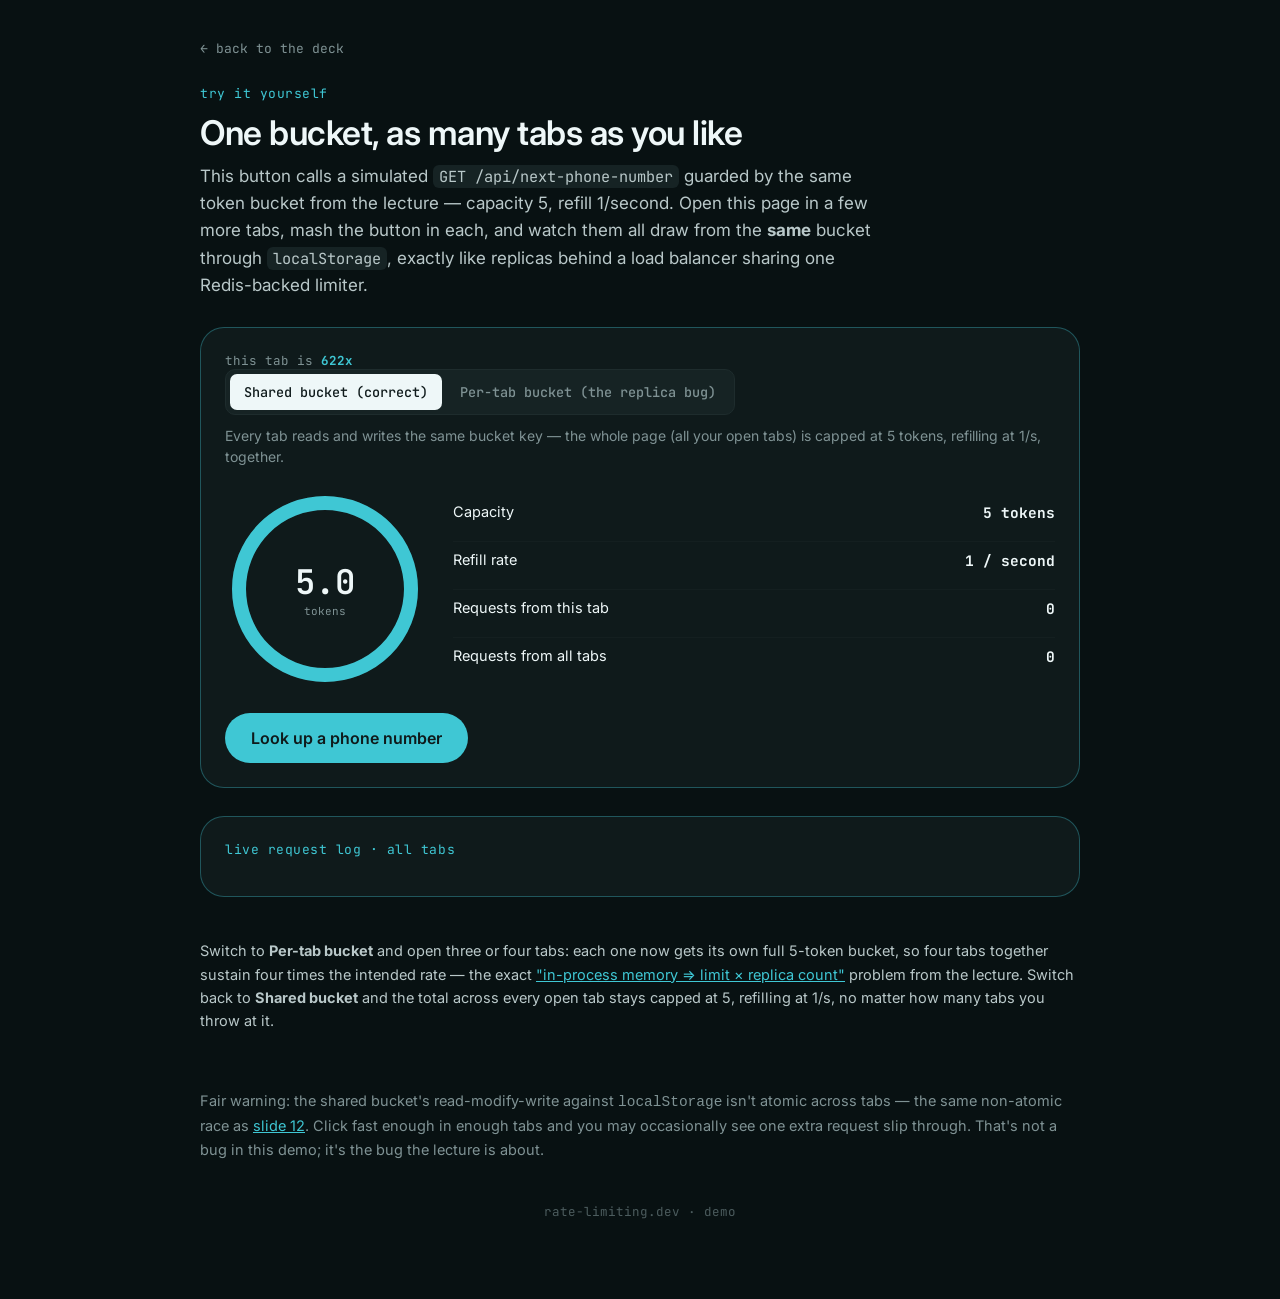
<file: demo.html>
<!doctype html>
<html lang="en">
<head>
<meta charset="utf-8" />
<meta name="viewport" content="width=device-width, initial-scale=1" />
<title>Rate Limit Demo</title>
<meta name="description" content="Open this page in several tabs and hammer the button — they all share one token bucket through localStorage, just like replicas behind a load balancer share one Redis-backed limiter." />
<link rel="icon" href="data:image/svg+xml,%3Csvg xmlns='http://www.w3.org/2000/svg' viewBox='0 0 24 24'%3E%3Ccircle cx='12' cy='12' r='11' fill='%23081112'/%3E%3Cpath d='M12 6v6l4 2' stroke='%233fc7d4' stroke-width='2' fill='none' stroke-linecap='round'/%3E%3C/svg%3E" />
<link rel="preconnect" href="https://fonts.googleapis.com" />
<link rel="preconnect" href="https://fonts.gstatic.com" crossorigin />
<link href="https://fonts.googleapis.com/css2?family=Inter:wght@400;500;600;700&family=JetBrains+Mono:wght@400;500;600&display=swap" rel="stylesheet" />
<style>
:root {
  --paper: #081112; --ink: #eef7f8; --body: #b9c8c9; --muted: #7f9294; --muted-soft: #4c5c5e;
  --hairline: #1e2c2d; --hairline-soft: #141f20; --surface: #0f1a1b; --surface-alt: #162324;
  --accent: #3fc7d4; --accent-strong: #83e2ea; --accent2: #1e8f99; --accent-wash: #0f2c30;
  --panel-border: rgba(63, 199, 212, 0.35);
  --reject: #e0a542; --reject-wash: #2c2211; --allow: #5fcf9e;
  --r-md: 12px; --r-xl: 24px; --r-pill: 100px;
  --sans: 'Inter', -apple-system, system-ui, sans-serif;
  --mono: 'JetBrains Mono', ui-monospace, Menlo, monospace;
  color-scheme: dark;
}
* { box-sizing: border-box; }
html, body { margin: 0; min-height: 100%; }
body {
  background: var(--paper); color: var(--ink); font-family: var(--sans);
  padding: 40px 24px 80px; -webkit-font-smoothing: antialiased;
}
a { color: var(--accent); }
.wrap { max-width: 880px; margin: 0 auto; display: flex; flex-direction: column; gap: 28px; }
.back { font-family: var(--mono); font-size: 13px; color: var(--muted); text-decoration: none; }
.back:hover { color: var(--accent); }
header { display: flex; flex-direction: column; gap: 10px; }
.eyebrow { font-family: var(--mono); font-size: 13px; color: var(--accent); letter-spacing: 0.04em; }
h1 { margin: 0; font-size: 34px; font-weight: 600; letter-spacing: -0.5px; }
.lead { margin: 0; font-size: 17px; line-height: 1.6; color: var(--body); max-width: 62ch; }
.lead code { background: var(--surface-alt); padding: 1px 6px; border-radius: 6px; font-family: var(--mono); font-size: 0.9em; }

.panel {
  border: 1px solid var(--panel-border); border-radius: var(--r-xl); background: var(--surface);
  padding: 24px;
}
.tabid { font-family: var(--mono); font-size: 12.5px; color: var(--muted); }
.tabid b { color: var(--accent); }

.seg { display: inline-flex; gap: 4px; padding: 4px; border: 1px solid var(--hairline); border-radius: 10px; background: var(--surface-alt); }
.seg button { font: 500 13.5px var(--mono); color: var(--muted); background: transparent; border: 0; border-radius: 7px; padding: 9px 14px; cursor: pointer; }
.seg button[aria-pressed="true"] { background: var(--ink); color: var(--surface); }
.mode-note { margin: 10px 0 0; font-size: 14px; line-height: 1.5; color: var(--muted); }

.gauge-row { display: grid; grid-template-columns: 200px 1fr; gap: 28px; align-items: center; margin-top: 22px; }
.gauge { position: relative; width: 200px; height: 200px; }
.gauge svg { width: 100%; height: 100%; }
.gauge .readout { position: absolute; inset: 0; display: flex; flex-direction: column; align-items: center; justify-content: center; }
.gauge .n { font-family: var(--mono); font-size: 34px; font-weight: 600; font-variant-numeric: tabular-nums; }
.gauge .u { font-family: var(--mono); font-size: 11px; color: var(--muted); }

.stat-list { display: flex; flex-direction: column; gap: 10px; }
.stat { display: flex; justify-content: space-between; font-size: 14.5px; padding: 9px 0; border-top: 1px solid var(--hairline-soft); }
.stat:first-child { border-top: 0; padding-top: 0; }
.stat b { font-family: var(--mono); font-variant-numeric: tabular-nums; color: var(--ink); }

.cta-row { display: flex; align-items: center; gap: 16px; margin-top: 24px; flex-wrap: wrap; }
button.hit {
  font: 600 16px var(--sans); color: var(--surface); background: var(--accent);
  border: 0; border-radius: var(--r-pill); padding: 15px 26px; cursor: pointer;
  transition: transform 0.15s ease, background 0.15s ease;
}
button.hit:hover { background: var(--accent-strong); }
button.hit:active { transform: scale(0.97); }
button.hit:disabled { opacity: 0.5; cursor: not-allowed; }
.result { font-family: var(--mono); font-size: 14.5px; }
.result.ok { color: var(--allow); }
.result.blocked { color: var(--reject); }

.log { margin-top: 6px; max-height: 280px; overflow-y: auto; display: flex; flex-direction: column-reverse; gap: 1px; }
.log-row {
  display: grid; grid-template-columns: 84px 60px 1fr auto; gap: 12px; align-items: baseline;
  padding: 9px 4px; font-family: var(--mono); font-size: 13px; border-top: 1px solid var(--hairline-soft);
}
.log-row:last-child { border-top: 0; }
.log-row .t { color: var(--muted); }
.log-row .tab { color: var(--accent); }
.log-row .msg { color: var(--body); overflow: hidden; text-overflow: ellipsis; white-space: nowrap; }
.log-row.blocked .msg { color: var(--reject); }
.log-row.ok .msg { color: var(--allow); }
.log-row .code { font-weight: 600; }

.tie-back { font-size: 14.5px; line-height: 1.6; color: var(--body); }
.tie-back a { text-decoration: underline; }
footer { font-family: var(--mono); font-size: 12.5px; color: var(--muted-soft); text-align: center; }
</style>
</head>
<body>
<div class="wrap">
  <a class="back" href="index.html">← back to the deck</a>

  <header>
    <div class="eyebrow">try it yourself</div>
    <h1>One bucket, as many tabs as you like</h1>
    <p class="lead">
      This button calls a simulated <code>GET /api/next-phone-number</code> guarded by the same
      token bucket from the lecture — capacity 5, refill 1/second. Open this page in a few more
      tabs, mash the button in each, and watch them all draw from the <b>same</b> bucket through
      <code>localStorage</code>, exactly like replicas behind a load balancer sharing one
      Redis-backed limiter.
    </p>
  </header>

  <section class="panel">
    <div class="tabid">this tab is <b id="tab-id">…</b></div>

    <div class="seg" id="mode-seg" role="group" aria-label="Bucket scope">
      <button data-mode="shared" aria-pressed="true">Shared bucket (correct)</button>
      <button data-mode="perTab">Per-tab bucket (the replica bug)</button>
    </div>
    <p class="mode-note" id="mode-note"></p>

    <div class="gauge-row">
      <div class="gauge">
        <svg viewBox="0 0 200 200">
          <circle cx="100" cy="100" r="86" fill="none" stroke="var(--hairline)" stroke-width="14" />
          <circle id="gauge-arc" cx="100" cy="100" r="86" fill="none" stroke="var(--accent)" stroke-width="14"
            stroke-linecap="round" transform="rotate(-90 100 100)" />
        </svg>
        <div class="readout">
          <div class="n" id="gauge-n">5.0</div>
          <div class="u">tokens</div>
        </div>
      </div>
      <div class="stat-list">
        <div class="stat"><span>Capacity</span><b>5 tokens</b></div>
        <div class="stat"><span>Refill rate</span><b>1 / second</b></div>
        <div class="stat"><span>Requests from this tab</span><b id="stat-mine">0</b></div>
        <div class="stat"><span>Requests from all tabs</span><b id="stat-all">0</b></div>
      </div>
    </div>

    <div class="cta-row">
      <button class="hit" id="hit">Look up a phone number</button>
      <span class="result" id="result"></span>
    </div>
  </section>

  <section class="panel">
    <div class="eyebrow" style="margin-bottom: 14px;">live request log · all tabs</div>
    <div class="log" id="log"></div>
  </section>

  <p class="tie-back">
    Switch to <b>Per-tab bucket</b> and open three or four tabs: each one now gets its own full
    5-token bucket, so four tabs together sustain four times the intended rate — the exact
    <a href="index.html#14.0">"in-process memory ⇒ limit × replica count"</a> problem from the
    lecture. Switch back to <b>Shared bucket</b> and the total across every open tab stays capped
    at 5, refilling at 1/s, no matter how many tabs you throw at it.
  </p>
  <p class="tie-back" style="color: var(--muted);">
    Fair warning: the shared bucket's read-modify-write against <code>localStorage</code> isn't
    atomic across tabs — the same non-atomic race as <a href="index.html#15.0">slide 12</a>. Click
    fast enough in enough tabs and you may occasionally see one extra request slip through. That's
    not a bug in this demo; it's the bug the lecture is about.
  </p>

  <footer>rate-limiting.dev · demo</footer>
</div>

<script>
(() => {
  const CAPACITY = 5, REFILL_PER_SEC = 1;
  const SHARED_KEY = 'rl-demo-bucket-shared';
  const SHARED_LOG_KEY = 'rl-demo-log-shared';
  const SHARED_COUNT_KEY = 'rl-demo-count-shared';
  const LOG_MAX = 40;

  const tabId = (() => {
    let id = sessionStorage.getItem('rl-demo-tab-id');
    if (!id) {
      id = Math.random().toString(36).slice(2, 6);
      sessionStorage.setItem('rl-demo-tab-id', id);
    }
    return id;
  })();
  document.getElementById('tab-id').textContent = tabId;

  let mode = 'shared';
  let mineCount = 0;

  const bucketKey = () => (mode === 'shared' ? SHARED_KEY : `rl-demo-bucket-tab-${tabId}`);

  function loadBucket() {
    try {
      const raw = localStorage.getItem(bucketKey());
      if (raw) return JSON.parse(raw);
    } catch {}
    return { tokens: CAPACITY, ts: Date.now() };
  }
  function saveBucket(b) {
    try { localStorage.setItem(bucketKey(), JSON.stringify(b)); } catch {}
  }
  function refill(b) {
    const now = Date.now();
    const elapsed = (now - b.ts) / 1000;
    b.tokens = Math.min(CAPACITY, b.tokens + elapsed * REFILL_PER_SEC);
    b.ts = now;
    return b;
  }

  function appendLog(entry) {
    let log = [];
    try { log = JSON.parse(localStorage.getItem(SHARED_LOG_KEY) || '[]'); } catch {}
    log.push(entry);
    if (log.length > LOG_MAX) log = log.slice(-LOG_MAX);
    try { localStorage.setItem(SHARED_LOG_KEY, JSON.stringify(log)); } catch {}
    renderLog(log);
  }
  function renderLog(log) {
    const el = document.getElementById('log');
    el.innerHTML = log.map((e) => `
      <div class="log-row ${e.ok ? 'ok' : 'blocked'}">
        <span class="t">${e.time}</span>
        <span class="tab">tab ${e.tab}</span>
        <span class="msg">${e.ok ? e.number : 'blocked — retry in ' + e.wait + 'ms'}</span>
        <span class="code">${e.ok ? '200' : '429'}</span>
      </div>`).join('');
  }
  function loadLog() {
    try { renderLog(JSON.parse(localStorage.getItem(SHARED_LOG_KEY) || '[]')); } catch { renderLog([]); }
  }

  function bumpAllCount() {
    let n = Number(localStorage.getItem(SHARED_COUNT_KEY) || 0) + 1;
    try { localStorage.setItem(SHARED_COUNT_KEY, String(n)); } catch {}
    return n;
  }
  function readAllCount() {
    return Number(localStorage.getItem(SHARED_COUNT_KEY) || 0);
  }

  function fakeNumber() {
    const area = 200 + Math.floor(Math.random() * 800);
    const mid = 100 + Math.floor(Math.random() * 900);
    const last = 1000 + Math.floor(Math.random() * 9000);
    return `+1 (${area}) ${mid}-${last}`;
  }

  function hit() {
    const b = refill(loadBucket());
    const now = new Date().toLocaleTimeString('en-US', { hour12: false });
    const resultEl = document.getElementById('result');
    if (b.tokens >= 1) {
      b.tokens -= 1;
      saveBucket(b);
      mineCount++;
      const all = bumpAllCount();
      document.getElementById('stat-mine').textContent = mineCount;
      document.getElementById('stat-all').textContent = all;
      const number = fakeNumber();
      resultEl.className = 'result ok';
      resultEl.textContent = `200 OK — ${number}`;
      appendLog({ time: now, tab: tabId, ok: true, number });
    } else {
      const deficit = 1 - b.tokens;
      const waitMs = Math.max(1, Math.round((deficit / REFILL_PER_SEC) * 1000));
      saveBucket(b);
      resultEl.className = 'result blocked';
      resultEl.textContent = `429 Too Many Requests — Retry-After ${waitMs}ms`;
      appendLog({ time: now, tab: tabId, ok: false, wait: waitMs });
    }
    renderGauge();
  }

  function renderGauge() {
    const b = refill(loadBucket());
    saveBucket(b);
    const pct = b.tokens / CAPACITY;
    const circumference = 2 * Math.PI * 86;
    const arc = document.getElementById('gauge-arc');
    arc.setAttribute('stroke-dasharray', `${circumference * pct} ${circumference}`);
    arc.setAttribute('stroke', pct > 0.3 ? 'var(--accent)' : 'var(--reject)');
    document.getElementById('gauge-n').textContent = b.tokens.toFixed(1);
    document.getElementById('stat-all').textContent = readAllCount();
  }

  const modeSeg = document.getElementById('mode-seg');
  const modeNote = document.getElementById('mode-note');
  const notes = {
    shared: 'Every tab reads and writes the same bucket key — the whole page (all your open tabs) is capped at 5 tokens, refilling at 1/s, together.',
    perTab: 'Each tab keeps its own bucket key, as if it were its own server process with an in-memory counter — open N tabs and you effectively get N × 5 tokens.',
  };
  modeSeg.addEventListener('click', (e) => {
    const btn = e.target.closest('button');
    if (!btn) return;
    mode = btn.dataset.mode;
    modeSeg.querySelectorAll('button').forEach((b) => b.setAttribute('aria-pressed', String(b === btn)));
    modeNote.textContent = notes[mode];
    document.getElementById('result').textContent = '';
    renderGauge();
  });
  modeNote.textContent = notes.shared;

  document.getElementById('hit').addEventListener('click', hit);

  window.addEventListener('storage', (e) => {
    if (e.key === SHARED_LOG_KEY) loadLog();
    if (e.key === SHARED_COUNT_KEY) document.getElementById('stat-all').textContent = readAllCount();
    if (e.key === bucketKey()) renderGauge();
  });

  loadLog();
  renderGauge();
  document.getElementById('stat-all').textContent = readAllCount();
  setInterval(renderGauge, 200);
})();
</script>
</body>
</html>
</file>
